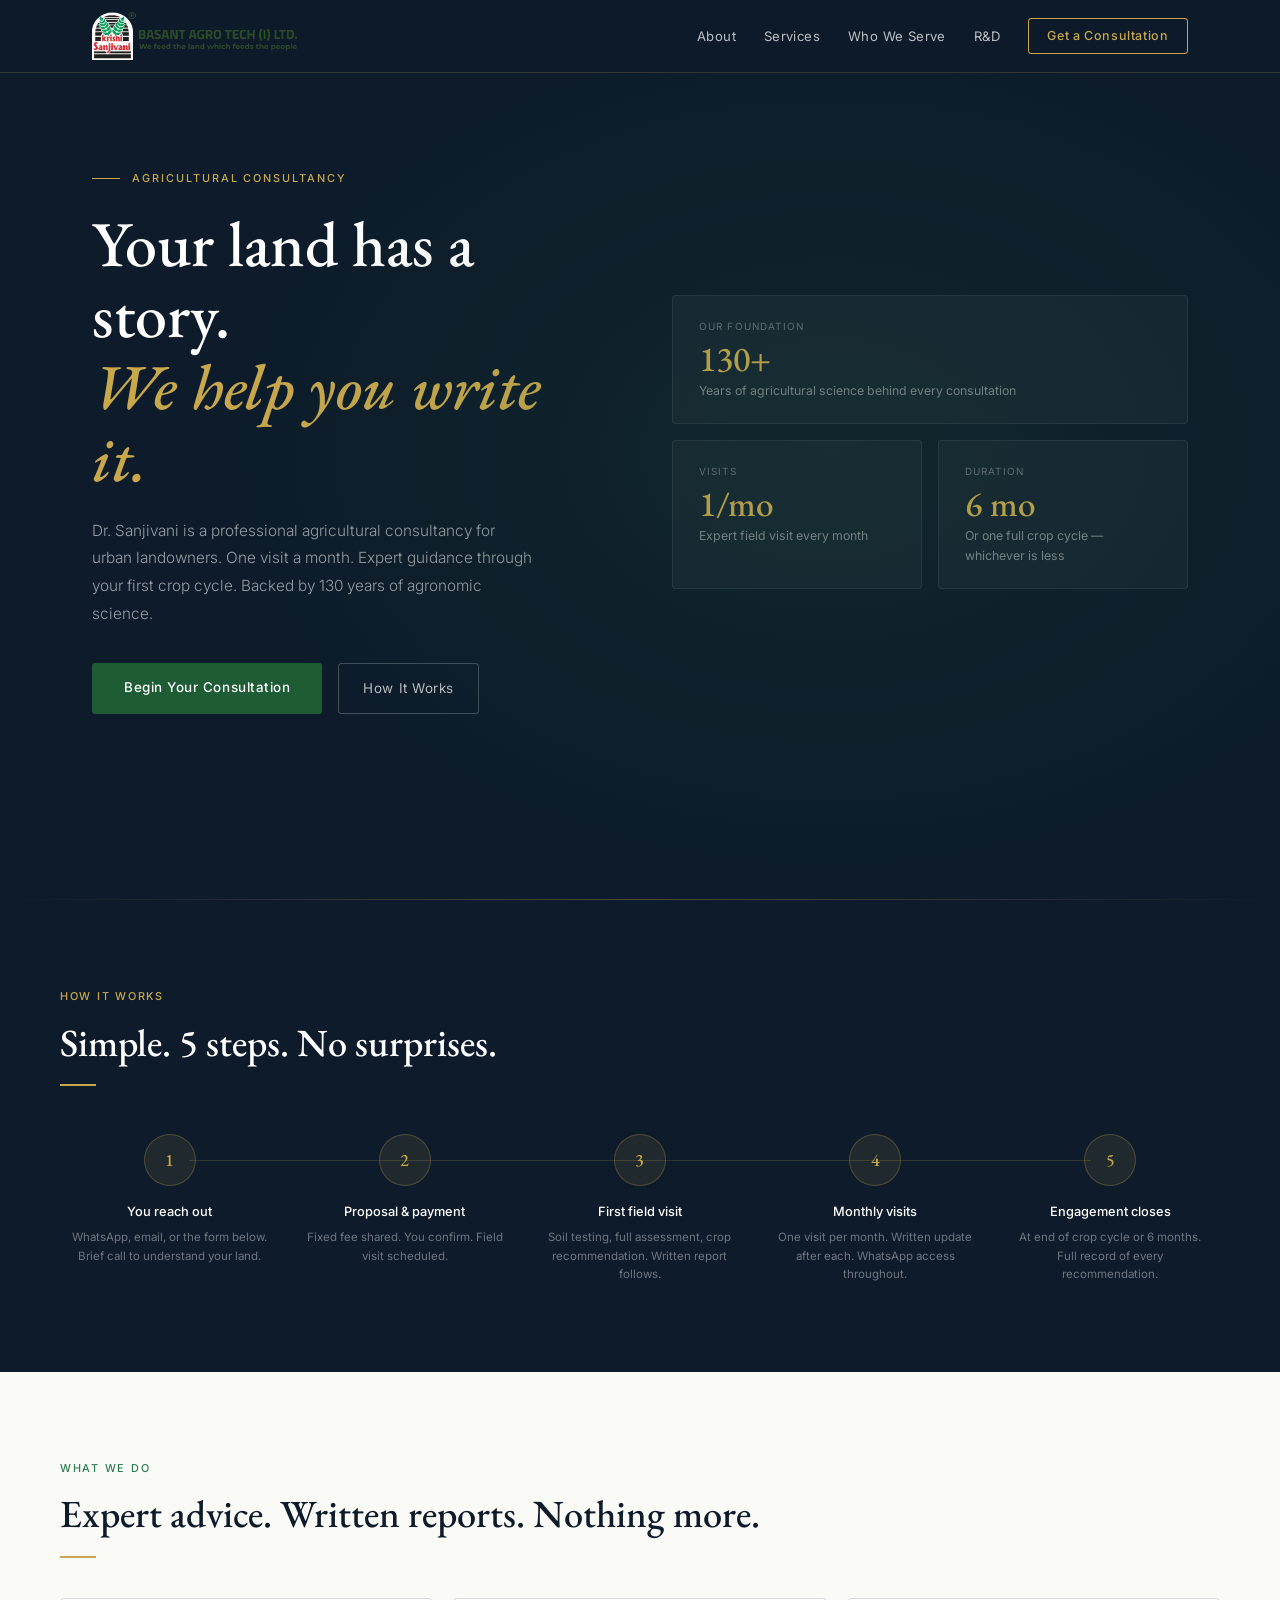
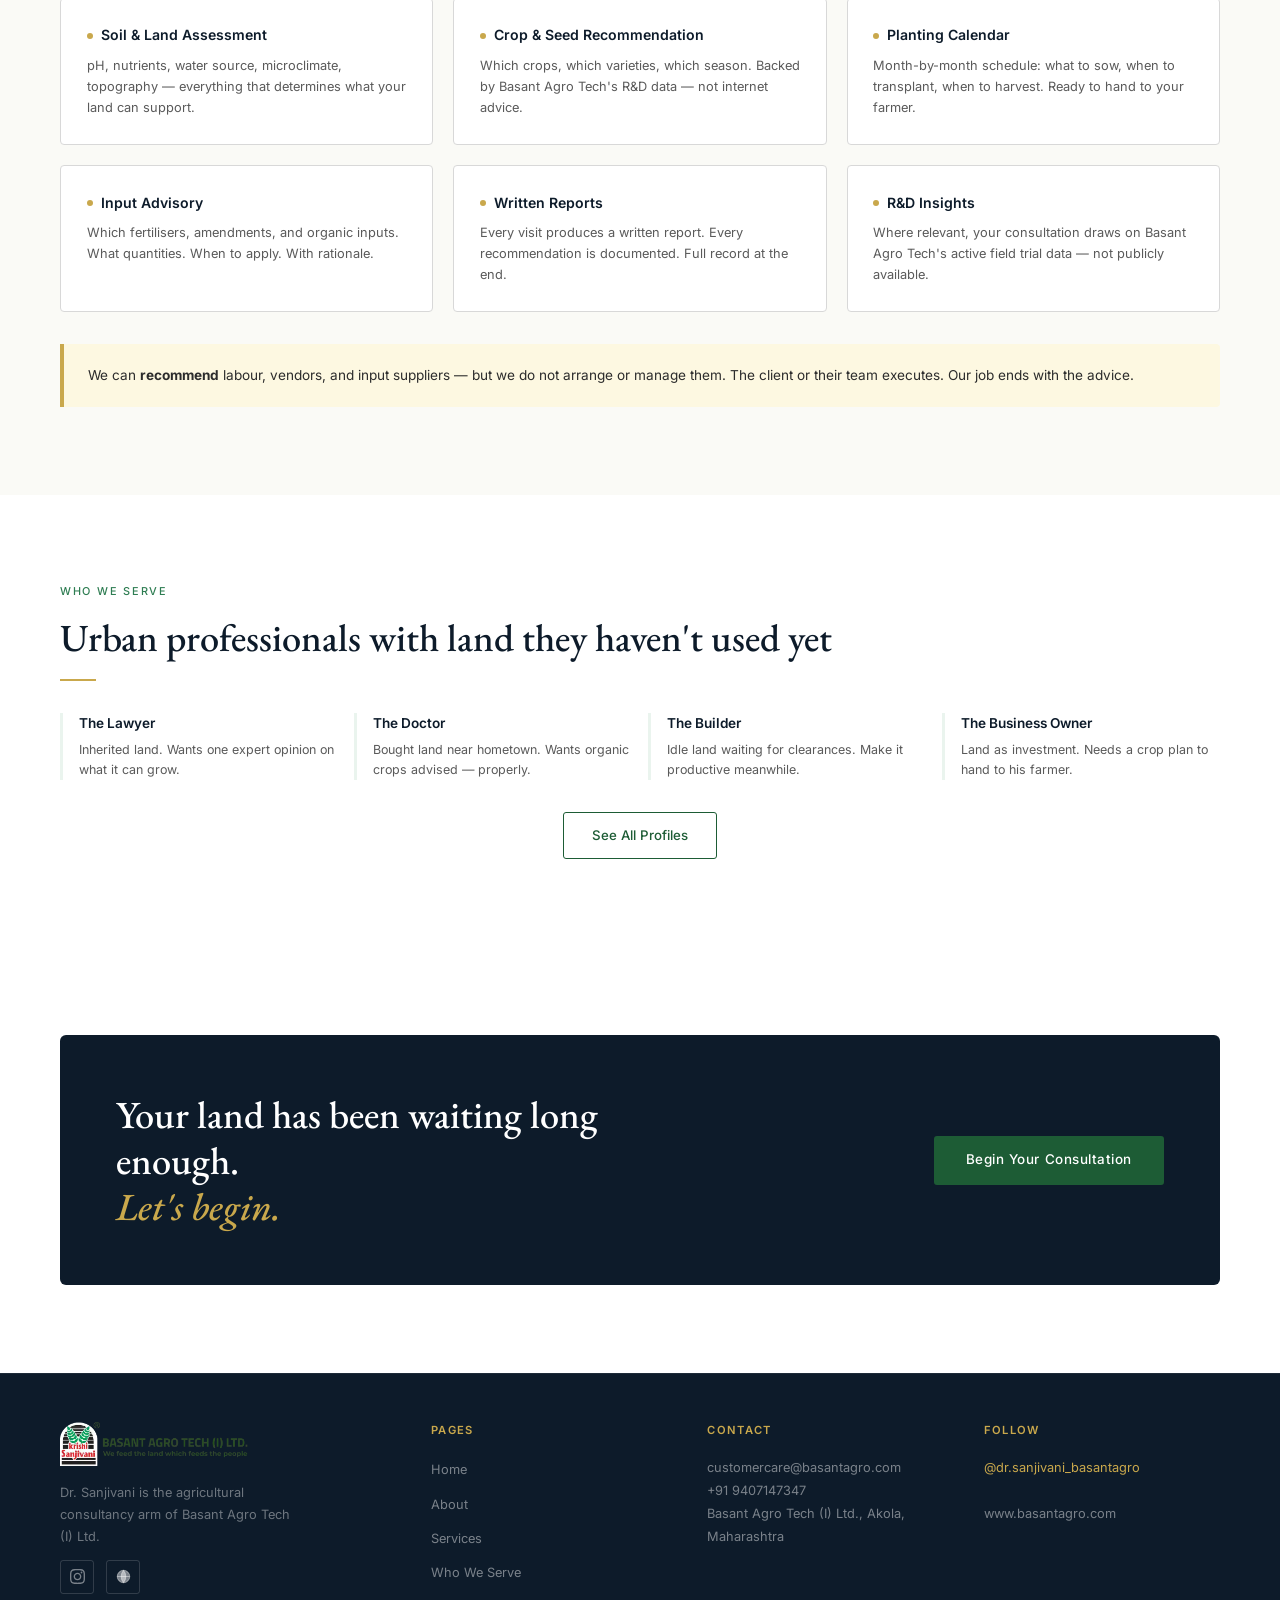
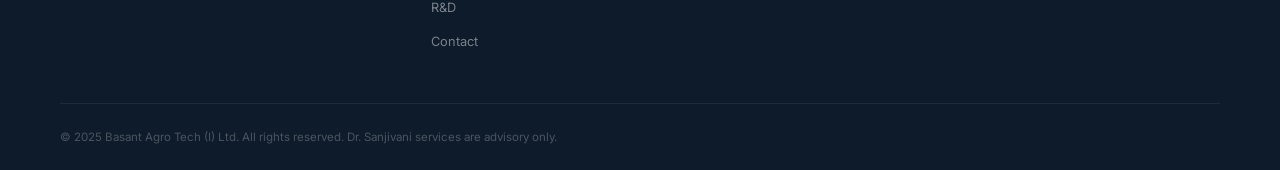
<file: index.html>
<!DOCTYPE html><html lang="en"><head><meta charset="UTF-8"><meta name="viewport" content="width=device-width,initial-scale=1.0">
<title>Dr. Sanjivani | Agricultural Consultancy by Basant Agro Tech</title>
<meta name="description" content="Dr. Sanjivani is India's premium agricultural consultancy for urban landowners — backed by 130+ years of expertise.">
<link rel="preconnect" href="https://fonts.googleapis.com">
<link href="https://fonts.googleapis.com/css2?family=EB+Garamond:ital,wght@0,400;0,500;0,600;1,400;1,500&family=Inter:wght@300;400;500;600&display=swap" rel="stylesheet">
<link rel="stylesheet" href="style.css">
<style>
#hero{min-height:100vh;background:var(--navy);display:flex;align-items:center;padding-top:72px;position:relative;overflow:hidden}
.hero-bg{position:absolute;inset:0;background:radial-gradient(ellipse 70% 70% at 65% 50%,rgba(29,92,53,0.18) 0%,transparent 70%);pointer-events:none}
.hero-line{position:absolute;bottom:0;left:0;right:0;height:1px;background:linear-gradient(90deg,transparent,rgba(201,168,76,0.35),transparent)}
.hero-inner{max-width:1160px;margin:0 auto;padding:4rem 2rem;display:grid;grid-template-columns:1fr 1fr;gap:4rem;align-items:center;width:100%}
.hero-eyebrow{font-size:.68rem;letter-spacing:.18em;text-transform:uppercase;color:var(--gold-br);font-weight:500;margin-bottom:1.25rem;display:flex;align-items:center;gap:.75rem}
.hero-eyebrow::before{content:'';display:block;width:28px;height:1px;background:var(--gold-br)}
.hero-title{font-family:var(--serif);font-size:clamp(2.8rem,5vw,4rem);font-weight:500;color:var(--white);line-height:1.12;margin-bottom:1.4rem}
.hero-title em{color:var(--gold-br);font-style:italic}
.hero-desc{font-size:.96rem;color:rgba(255,255,255,.58);line-height:1.8;max-width:440px;margin-bottom:2.25rem;font-weight:300}
.hero-actions{display:flex;gap:1rem;flex-wrap:wrap}
.hero-right{display:flex;flex-direction:column;gap:1rem}
.stat-card{background:rgba(255,255,255,.04);border:1px solid rgba(255,255,255,.08);border-radius:4px;padding:1.4rem 1.6rem}
.stat-label{font-size:.62rem;letter-spacing:.12em;text-transform:uppercase;color:rgba(255,255,255,.35);margin-bottom:.4rem}
.stat-num{font-family:var(--serif);font-size:2.2rem;font-weight:500;color:var(--gold-br);line-height:1}
.stat-sub{font-size:.77rem;color:rgba(255,255,255,.45);margin-top:.3rem}
.stat-row{display:grid;grid-template-columns:1fr 1fr;gap:1rem}

/* HOW IT WORKS */
#how{background:var(--navy);padding:5.5rem 2rem}
.steps-grid{display:grid;grid-template-columns:repeat(5,1fr);gap:1rem;margin-top:3rem;position:relative}
.steps-grid::before{content:'';position:absolute;top:26px;left:calc(10% + 13px);right:calc(10% + 13px);height:1px;background:rgba(201,168,76,.2);pointer-events:none}
.step{text-align:center;padding:0 .5rem}
.step-num{width:52px;height:52px;border-radius:50%;background:rgba(201,168,76,.1);border:1px solid rgba(201,168,76,.28);display:flex;align-items:center;justify-content:center;margin:0 auto 1rem;position:relative;z-index:1}
.step-num span{font-family:var(--serif);font-size:1.1rem;color:var(--gold-br);font-weight:500}
.step h4{font-size:.8rem;font-weight:500;color:var(--white);margin-bottom:.35rem}
.step p{font-size:.72rem;color:rgba(255,255,255,.4);line-height:1.6}

/* WHAT WE DO */
#what{background:var(--cream);padding:5.5rem 2rem}
.what-grid{display:grid;grid-template-columns:repeat(3,1fr);gap:1.25rem;margin-top:2.5rem}
.what-card{background:var(--white);border:1px solid var(--g4);border-radius:4px;padding:1.6rem}
.what-card h4{font-size:.88rem;font-weight:600;color:var(--navy);margin-bottom:.5rem;display:flex;align-items:center;gap:.5rem}
.what-card h4::before{content:'';display:block;width:6px;height:6px;border-radius:50%;background:var(--gold-br);flex-shrink:0}
.what-card p{font-size:.8rem;color:var(--g2);line-height:1.65}

/* WHO */
#who-strip{background:var(--white);padding:5.5rem 2rem}
.who-row{display:grid;grid-template-columns:repeat(4,1fr);gap:1rem;margin-top:2rem}
.who-item{border-left:3px solid var(--green-lt);padding-left:1rem}
.who-item h4{font-size:.85rem;font-weight:600;color:var(--navy);margin-bottom:.3rem}
.who-item p{font-size:.78rem;color:var(--g2);line-height:1.6}

/* CTA */
#cta{background:var(--white);padding:5.5rem 2rem}
.cta-box{background:var(--navy);border-radius:6px;padding:3.5rem;display:flex;align-items:center;justify-content:space-between;gap:2rem;flex-wrap:wrap}
.cta-box h2{font-family:var(--serif);font-size:clamp(1.6rem,3vw,2.4rem);font-weight:500;color:var(--white);line-height:1.2;max-width:520px}
.cta-box h2 em{color:var(--gold-br);font-style:italic}

/* NOTE BOX */
.note-box{background:var(--gold-lt);border-left:4px solid var(--gold-br);border-radius:0 4px 4px 0;padding:1.25rem 1.5rem;margin-top:2rem;font-size:.85rem;color:var(--g1);line-height:1.7}

@media(max-width:900px){.hero-inner{grid-template-columns:1fr;gap:2.5rem}.steps-grid{grid-template-columns:1fr 1fr;gap:2rem}.steps-grid::before{display:none}.what-grid,.who-row{grid-template-columns:1fr 1fr}.stat-row{grid-template-columns:1fr 1fr}}
@media(max-width:600px){.what-grid,.who-row{grid-template-columns:1fr}.steps-grid{grid-template-columns:1fr}.cta-box{padding:2rem}}
</style></head><body>
<nav><div class="nav-inner">
<a href="index.html" class="nav-logo"><img src="[data-uri]" alt="Basant Agro Tech" style="height:48px"></a>
<div class="nav-links">
<a href="about.html">About</a>
<a href="services.html">Services</a>
<a href="who-we-serve.html">Who We Serve</a>
<a href="rd.html">R&amp;D</a>
<a href="contact.html" class="nav-cta">Get a Consultation</a>
</div>
<button class="hamburger" onclick="toggleMenu()" aria-label="Menu"><span></span><span></span><span></span></button>
</div></nav>
<div class="mobile-menu" id="mm">
<a href="about.html" onclick="closeMenu()">About</a>
<a href="services.html" onclick="closeMenu()">Services</a>
<a href="who-we-serve.html" onclick="closeMenu()">Who We Serve</a>
<a href="rd.html" onclick="closeMenu()">R&D</a>
<a href="contact.html" onclick="closeMenu()">Get a Consultation</a>
</div>

<section id="hero">
  <div class="hero-bg"></div>
  <div class="hero-inner">
    <div>
      <div class="hero-eyebrow">Agricultural Consultancy</div>
      <h1 class="hero-title">Your land has a story.<br><em>We help you write it.</em></h1>
      <p class="hero-desc">Dr. Sanjivani is a professional agricultural consultancy for urban landowners. One visit a month. Expert guidance through your first crop cycle. Backed by 130 years of agronomic science.</p>
      <div class="hero-actions">
        <a href="contact.html" class="btn-primary">Begin Your Consultation</a>
        <a href="services.html" class="btn-ghost">How It Works</a>
      </div>
    </div>
    <div class="hero-right">
      <div class="stat-card"><div class="stat-label">Our Foundation</div><div class="stat-num">130+</div><div class="stat-sub">Years of agricultural science behind every consultation</div></div>
      <div class="stat-row">
        <div class="stat-card"><div class="stat-label">Visits</div><div class="stat-num">1/mo</div><div class="stat-sub">Expert field visit every month</div></div>
        <div class="stat-card"><div class="stat-label">Duration</div><div class="stat-num">6 mo</div><div class="stat-sub">Or one full crop cycle — whichever is less</div></div>
      </div>
    </div>
  </div>
  <div class="hero-line"></div>
</section>

<section id="how">
  <div class="inner">
    <div class="eyebrow eyebrow-gold">How It Works</div>
    <h2 class="section-title light">Simple. 5 steps. No surprises.</h2>
    <div class="divider" style="background:var(--gold-br)"></div>
    <div class="steps-grid">
      <div class="step"><div class="step-num"><span>1</span></div><h4>You reach out</h4><p>WhatsApp, email, or the form below. Brief call to understand your land.</p></div>
      <div class="step"><div class="step-num"><span>2</span></div><h4>Proposal & payment</h4><p>Fixed fee shared. You confirm. Field visit scheduled.</p></div>
      <div class="step"><div class="step-num"><span>3</span></div><h4>First field visit</h4><p>Soil testing, full assessment, crop recommendation. Written report follows.</p></div>
      <div class="step"><div class="step-num"><span>4</span></div><h4>Monthly visits</h4><p>One visit per month. Written update after each. WhatsApp access throughout.</p></div>
      <div class="step"><div class="step-num"><span>5</span></div><h4>Engagement closes</h4><p>At end of crop cycle or 6 months. Full record of every recommendation.</p></div>
    </div>
  </div>
</section>

<section id="what">
  <div class="inner">
    <div class="eyebrow">What We Do</div>
    <h2 class="section-title">Expert advice. Written reports. Nothing more.</h2>
    <div class="divider"></div>
    <div class="what-grid">
      <div class="what-card"><h4>Soil &amp; Land Assessment</h4><p>pH, nutrients, water source, microclimate, topography — everything that determines what your land can support.</p></div>
      <div class="what-card"><h4>Crop &amp; Seed Recommendation</h4><p>Which crops, which varieties, which season. Backed by Basant Agro Tech's R&amp;D data — not internet advice.</p></div>
      <div class="what-card"><h4>Planting Calendar</h4><p>Month-by-month schedule: what to sow, when to transplant, when to harvest. Ready to hand to your farmer.</p></div>
      <div class="what-card"><h4>Input Advisory</h4><p>Which fertilisers, amendments, and organic inputs. What quantities. When to apply. With rationale.</p></div>
      <div class="what-card"><h4>Written Reports</h4><p>Every visit produces a written report. Every recommendation is documented. Full record at the end.</p></div>
      <div class="what-card"><h4>R&amp;D Insights</h4><p>Where relevant, your consultation draws on Basant Agro Tech's active field trial data — not publicly available.</p></div>
    </div>
    <div class="note-box">We can <strong>recommend</strong> labour, vendors, and input suppliers — but we do not arrange or manage them. The client or their team executes. Our job ends with the advice.</div>
  </div>
</section>

<section id="who-strip">
  <div class="inner">
    <div class="eyebrow">Who We Serve</div>
    <h2 class="section-title">Urban professionals with land they haven't used yet</h2>
    <div class="divider"></div>
    <div class="who-row">
      <div class="who-item"><h4>The Lawyer</h4><p>Inherited land. Wants one expert opinion on what it can grow.</p></div>
      <div class="who-item"><h4>The Doctor</h4><p>Bought land near hometown. Wants organic crops advised — properly.</p></div>
      <div class="who-item"><h4>The Builder</h4><p>Idle land waiting for clearances. Make it productive meanwhile.</p></div>
      <div class="who-item"><h4>The Business Owner</h4><p>Land as investment. Needs a crop plan to hand to his farmer.</p></div>
    </div>
    <div style="margin-top:2rem;text-align:center"><a href="who-we-serve.html" class="btn-green-outline">See All Profiles</a></div>
  </div>
</section>

<section id="cta">
  <div class="inner">
    <div class="cta-box">
      <h2>Your land has been waiting long enough.<br><em>Let's begin.</em></h2>
      <a href="contact.html" class="btn-primary" style="white-space:nowrap">Begin Your Consultation</a>
    </div>
  </div>
</section>

<footer>
<div class="footer-inner"><div class="footer-top">
<div class="footer-brand"><img src="[data-uri]" alt="Basant Agro Tech" style="height:44px;margin-bottom:1rem">
<p style="font-size:.8rem;color:rgba(255,255,255,.4);line-height:1.7;max-width:240px">Dr. Sanjivani is the agricultural consultancy arm of Basant Agro Tech (I) Ltd.</p>
<div class="footer-social">
<a href="https://www.instagram.com/dr.sanjivani_basantagro?igsh=MWgzMm5zYTRhdmgycw==" target="_blank"><svg viewBox="0 0 24 24"><path d="M12 2.163c3.204 0 3.584.012 4.85.07 3.252.148 4.771 1.691 4.919 4.919.058 1.265.069 1.645.069 4.849 0 3.205-.012 3.584-.069 4.849-.149 3.225-1.664 4.771-4.919 4.919-1.266.058-1.644.07-4.85.07-3.204 0-3.584-.012-4.849-.07-3.26-.149-4.771-1.699-4.919-4.92-.058-1.265-.07-1.644-.07-4.849 0-3.204.013-3.583.07-4.849.149-3.227 1.664-4.771 4.919-4.919 1.266-.057 1.645-.069 4.849-.069zm0-2.163c-3.259 0-3.667.014-4.947.072-4.358.2-6.78 2.618-6.98 6.98-.059 1.281-.073 1.689-.073 4.948 0 3.259.014 3.668.072 4.948.2 4.358 2.618 6.78 6.98 6.98 1.281.058 1.689.072 4.948.072 3.259 0 3.668-.014 4.948-.072 4.354-.2 6.782-2.618 6.979-6.98.059-1.28.073-1.689.073-4.948 0-3.259-.014-3.667-.072-4.947-.196-4.354-2.617-6.78-6.979-6.98-1.281-.059-1.69-.073-4.949-.073zm0 5.838c-3.403 0-6.162 2.759-6.162 6.162s2.759 6.163 6.162 6.163 6.162-2.759 6.162-6.163c0-3.403-2.759-6.162-6.162-6.162zm0 10.162c-2.209 0-4-1.79-4-4 0-2.209 1.791-4 4-4s4 1.791 4 4c0 2.21-1.791 4-4 4zm6.406-11.845c-.796 0-1.441.645-1.441 1.44s.645 1.44 1.441 1.44c.795 0 1.439-.645 1.439-1.44s-.644-1.44-1.439-1.44z"/></svg></a>
<a href="https://www.basantagro.com/" target="_blank"><svg viewBox="0 0 24 24" fill="none" stroke="rgba(255,255,255,0.45)" stroke-width="1.5"><circle cx="12" cy="12" r="10"/><path d="M2 12h20M12 2a15.3 15.3 0 010 20M12 2a15.3 15.3 0 000 20"/></svg></a>
</div></div>
<div class="footer-col"><h5>Pages</h5><ul>
<li><a href="index.html">Home</a></li><li><a href="about.html">About</a></li>
<li><a href="services.html">Services</a></li><li><a href="who-we-serve.html">Who We Serve</a></li>
<li><a href="rd.html">R&D</a></li><li><a href="contact.html">Contact</a></li></ul></div>
<div class="footer-col"><h5>Contact</h5>
<p style="font-size:.8rem;color:rgba(255,255,255,.45);line-height:1.8">customercare@basantagro.com<br>+91 9407147347<br>Basant Agro Tech (I) Ltd., Akola, Maharashtra</p></div>
<div class="footer-col"><h5>Follow</h5>
<p style="font-size:.8rem;color:rgba(255,255,255,.45);line-height:1.8"><a href="https://www.instagram.com/dr.sanjivani_basantagro?igsh=MWgzMm5zYTRhdmgycw==" target="_blank" style="color:var(--gold-br)">@dr.sanjivani_basantagro</a><br><br><a href="https://www.basantagro.com/" target="_blank" style="color:rgba(255,255,255,.45)">www.basantagro.com</a></p></div>
</div><div class="footer-bottom">
<p>© 2025 Basant Agro Tech (I) Ltd. All rights reserved. Dr. Sanjivani services are advisory only.</p>
</div></div></footer>
<script>
function toggleMenu(){document.getElementById("mm").classList.toggle("open")}
function closeMenu(){document.getElementById("mm").classList.remove("open")}
window.addEventListener("scroll",()=>{document.querySelector("nav").style.background=window.scrollY>60?"rgba(13,27,42,0.99)":"rgba(13,27,42,0.97)"})
</script>
</body></html>
</file>
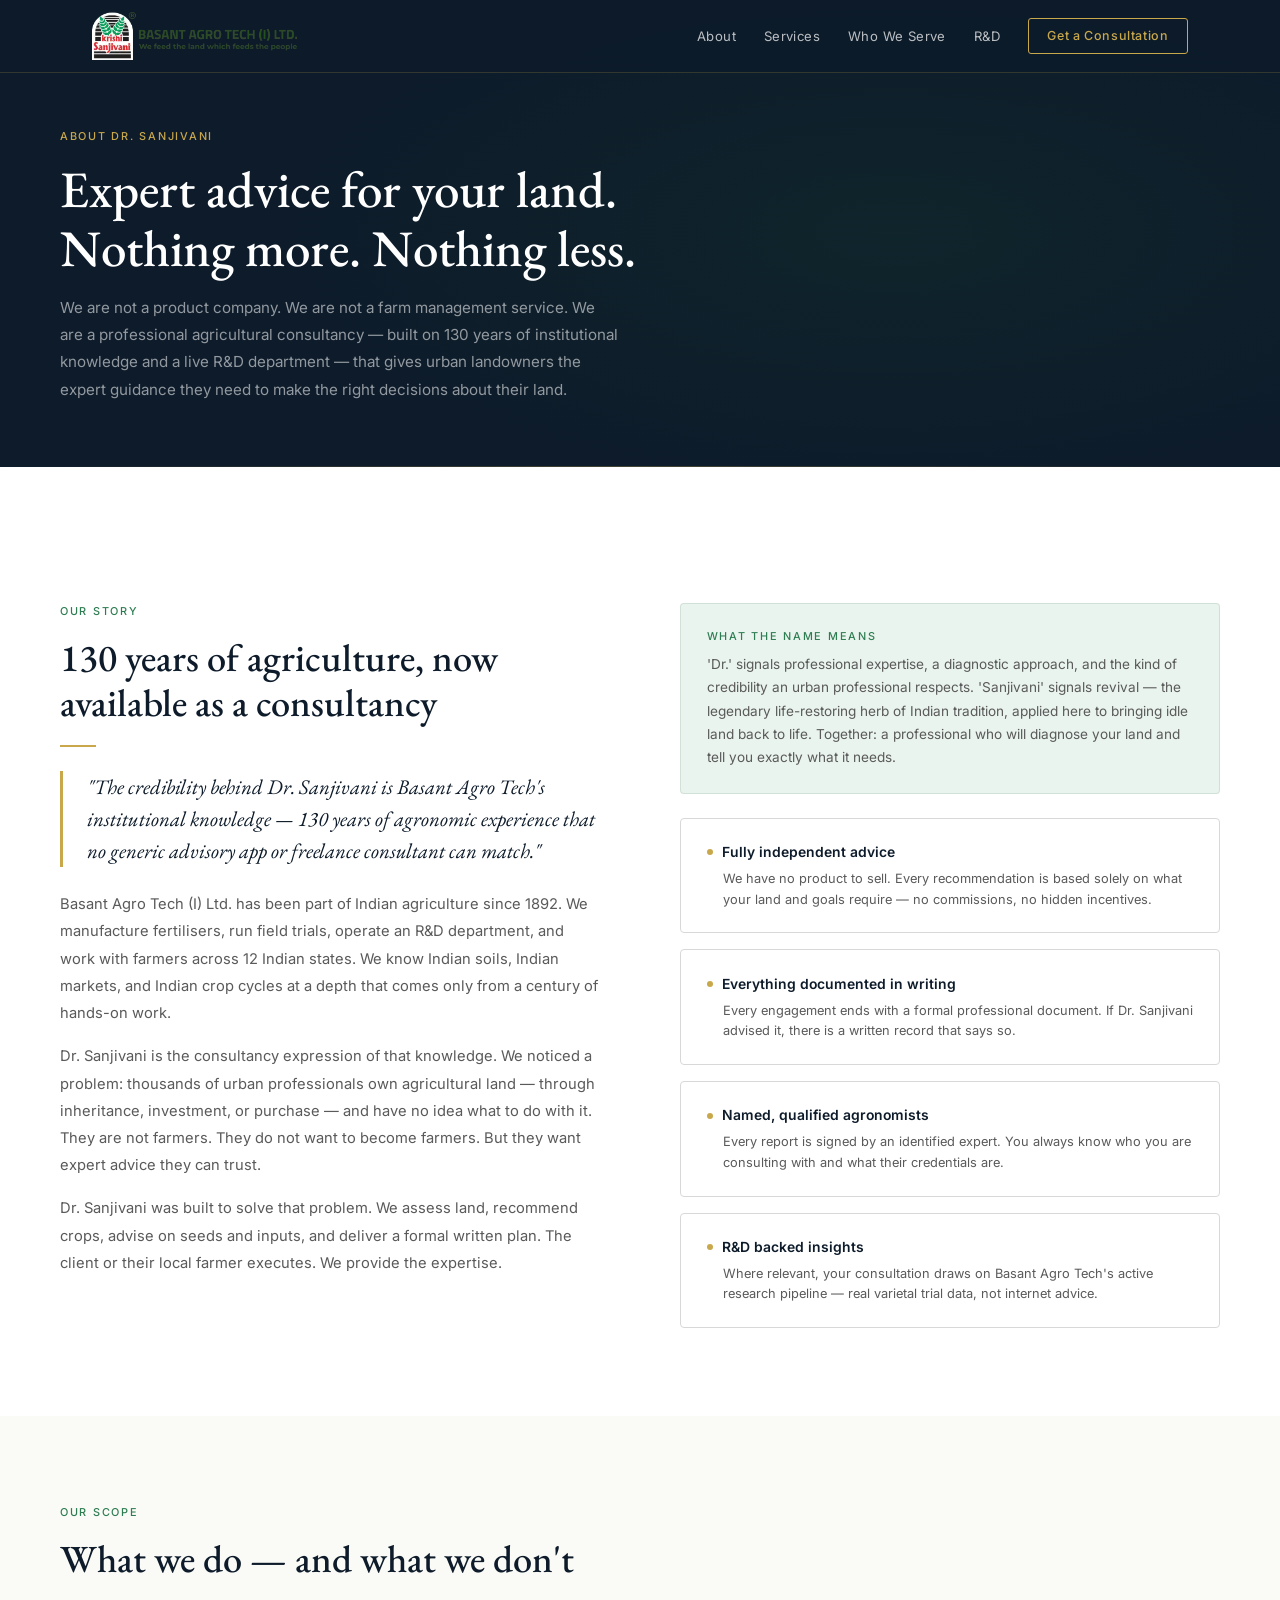
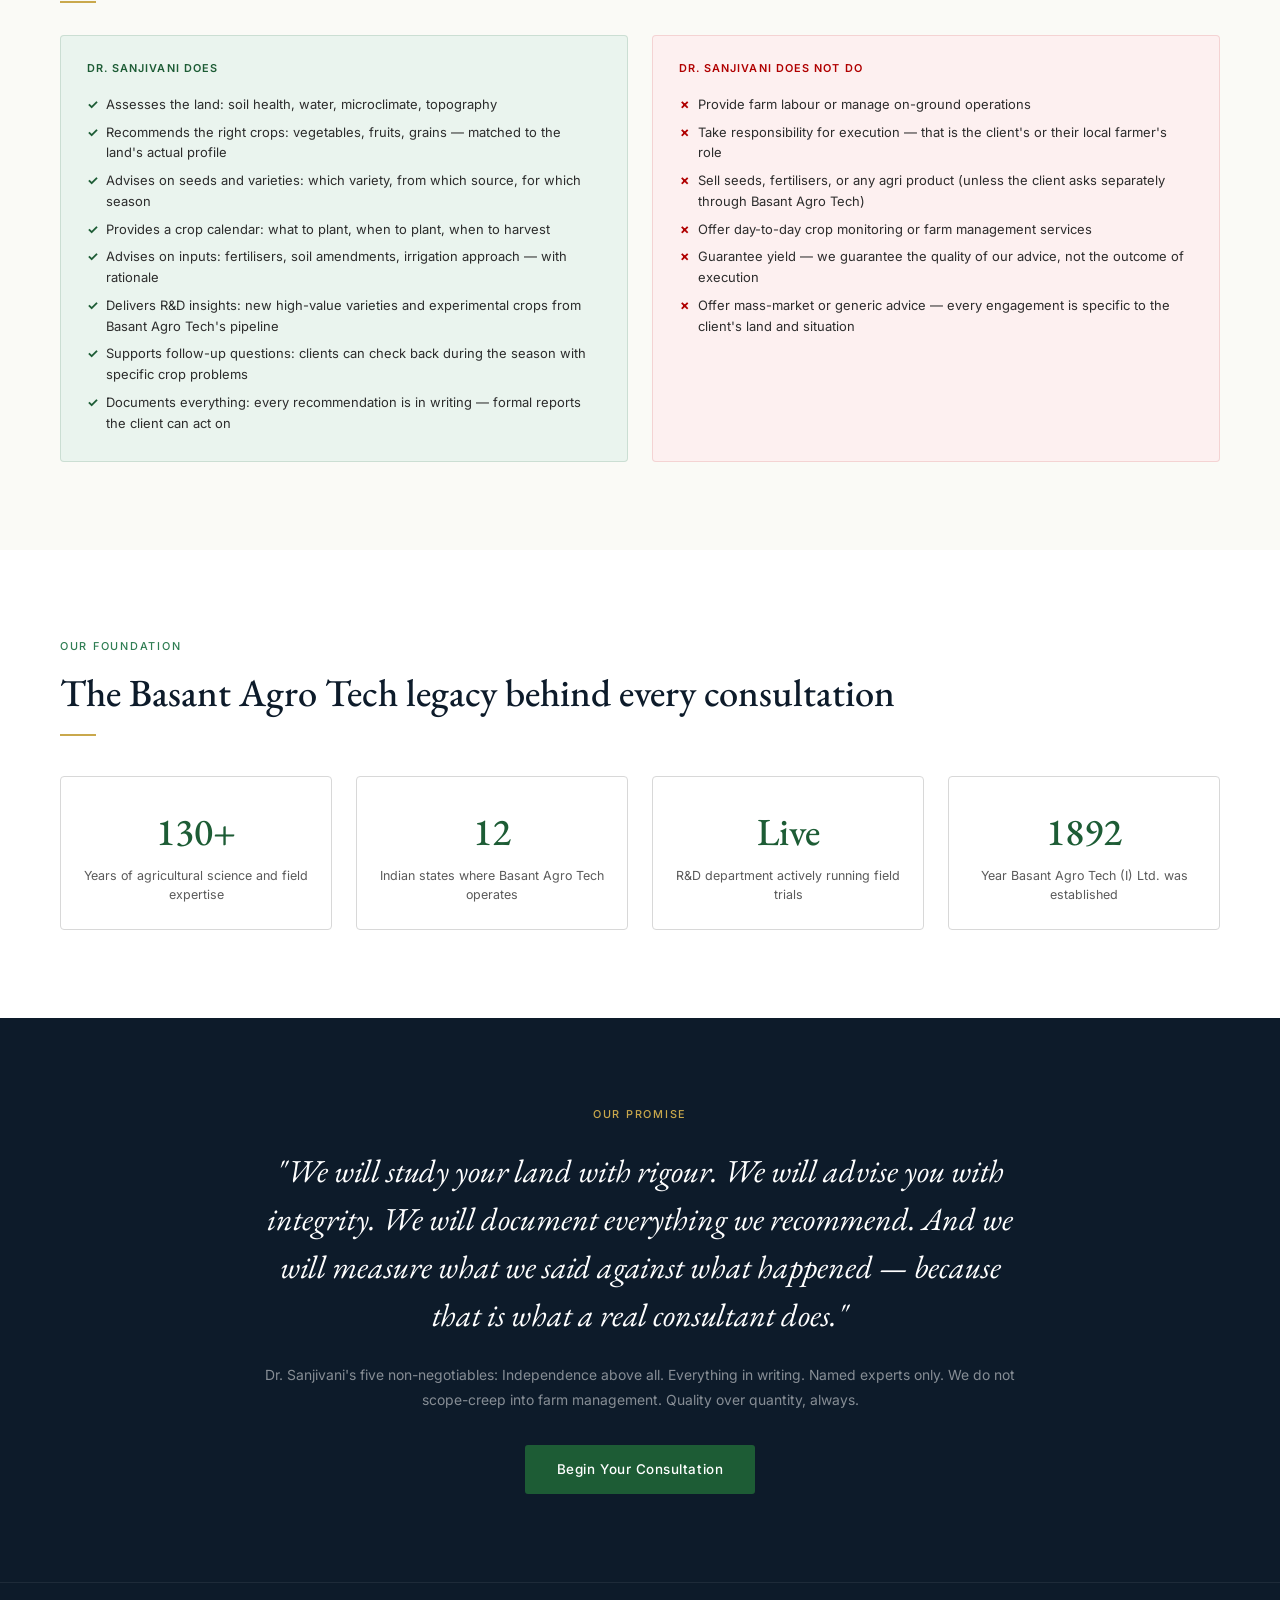
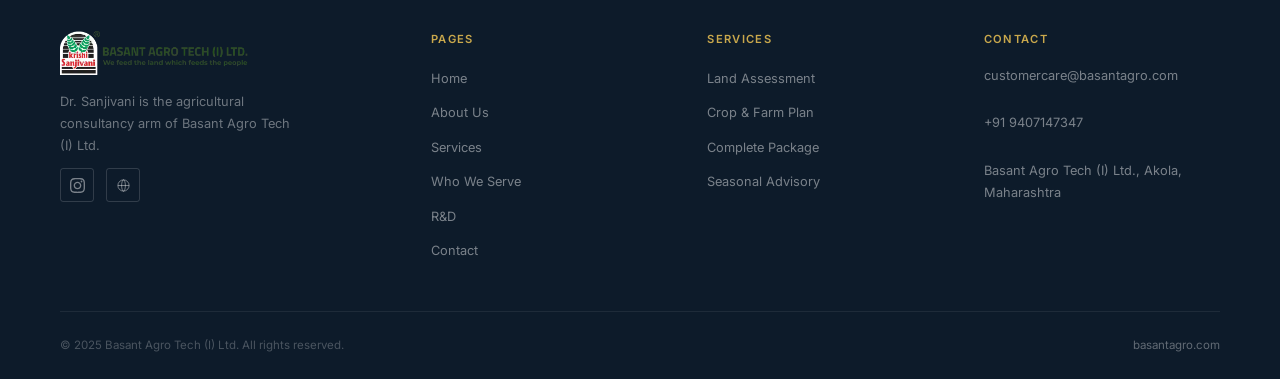
<file: about.html>
<!DOCTYPE html>
<html lang="en">
<head>
<meta charset="UTF-8"><meta name="viewport" content="width=device-width,initial-scale=1.0">
<title>About Dr. Sanjivani | Basant Agro Tech Agricultural Consultancy</title>
<link rel="preconnect" href="https://fonts.googleapis.com">
<link href="https://fonts.googleapis.com/css2?family=EB+Garamond:ital,wght@0,400;0,500;0,600;1,400;1,500&family=Inter:wght@300;400;500;600&display=swap" rel="stylesheet">
<link rel="stylesheet" href="style.css">
<style>
.about-grid{display:grid;grid-template-columns:1fr 1fr;gap:5rem;align-items:start;margin-top:3rem}
.about-body p{font-size:0.92rem;color:var(--g2);line-height:1.85;margin-bottom:1rem}
.quote-block{font-family:var(--serif);font-size:1.3rem;font-style:italic;color:var(--navy);border-left:3px solid var(--gold-br);padding-left:1.5rem;margin:1.5rem 0;line-height:1.55}
.value-cards{display:flex;flex-direction:column;gap:1rem}
.value-card{background:var(--white);border:1px solid var(--g4);border-radius:4px;padding:1.4rem 1.6rem}
.value-card h4{font-size:0.87rem;font-weight:600;color:var(--navy);margin-bottom:0.35rem;display:flex;align-items:center;gap:0.6rem}
.value-card h4::before{content:'';display:block;width:6px;height:6px;border-radius:50%;background:var(--gold-br);flex-shrink:0}
.value-card p{font-size:0.8rem;color:var(--g2);line-height:1.6;padding-left:1rem}
.do-dont-section{background:var(--cream)}
.do-dont-grid{display:grid;grid-template-columns:1fr 1fr;gap:1.5rem;margin-top:2rem}
.do-box,.dont-box{border-radius:4px;padding:1.5rem 1.6rem}
.do-box{background:var(--green-lt);border:1px solid rgba(29,92,53,0.15)}
.dont-box{background:#FDF0F0;border:1px solid rgba(176,0,0,0.12)}
.do-box h5,.dont-box h5{font-size:0.68rem;font-weight:600;letter-spacing:0.1em;text-transform:uppercase;margin-bottom:0.85rem}
.do-box h5{color:var(--green)}.dont-box h5{color:#B00000}
.do-box ul li,.dont-box ul li{font-size:0.81rem;line-height:1.6;padding:0.22rem 0;display:flex;gap:0.5rem}
.do-box ul li::before{content:'✓';color:var(--green);font-weight:700;flex-shrink:0}
.dont-box ul li::before{content:'✗';color:#B00000;font-weight:700;flex-shrink:0}
.promise-section{background:var(--navy)}
.promise-box{max-width:760px;margin:0 auto;text-align:center}
.promise-box blockquote{font-family:var(--serif);font-size:clamp(1.4rem,2.5vw,2rem);font-style:italic;color:var(--white);line-height:1.5;margin-bottom:1.5rem}
.promise-box p{font-size:0.87rem;color:rgba(255,255,255,0.5);line-height:1.75}
.legacy-strip{background:var(--white)}
.legacy-grid{display:grid;grid-template-columns:repeat(4,1fr);gap:1.5rem;margin-top:2.5rem}
.legacy-item{text-align:center;padding:1.5rem 1rem;border:1px solid var(--g4);border-radius:4px}
.legacy-num{font-family:var(--serif);font-size:2.4rem;font-weight:500;color:var(--green);margin-bottom:0.3rem}
.legacy-item p{font-size:0.78rem;color:var(--g2);line-height:1.5}
@media(max-width:900px){.about-grid,.do-dont-grid,.legacy-grid{grid-template-columns:1fr}}
@media(max-width:600px){.legacy-grid{grid-template-columns:1fr 1fr}}
</style>
</head>
<body>
<nav>
  <div class="nav-inner">
    <a href="index.html" class="nav-logo"><img src="[data-uri]" alt="Basant Agro Tech"></a>
    <div class="nav-links">
      <a href="about.html">About</a>
      <a href="services.html">Services</a>
      <a href="who-we-serve.html">Who We Serve</a>
      <a href="rd.html">R&amp;D</a>
      <a href="contact.html" class="nav-cta">Get a Consultation</a>
    </div>
    <button class="hamburger" onclick="toggleMenu()" aria-label="Menu"><span></span><span></span><span></span></button>
  </div>
</nav>
<div class="mobile-menu" id="mm">
  <a href="about.html" onclick="closeMenu()">About</a>
  <a href="services.html" onclick="closeMenu()">Services</a>
  <a href="who-we-serve.html" onclick="closeMenu()">Who We Serve</a>
  <a href="rd.html" onclick="closeMenu()">R&amp;D</a>
  <a href="contact.html" onclick="closeMenu()">Get a Consultation</a>
</div>
<div class="page-hero">
  <div class="page-hero-inner">
    <div class="eyebrow eyebrow-gold">About Dr. Sanjivani</div>
    <h1>Expert advice for your land.<br>Nothing more. Nothing less.</h1>
    <p>We are not a product company. We are not a farm management service. We are a professional agricultural consultancy — built on 130 years of institutional knowledge and a live R&amp;D department — that gives urban landowners the expert guidance they need to make the right decisions about their land.</p>
  </div>
  <div class="page-hero-line"></div>
</div>

<section style="background:var(--white)">
  <div class="inner">
    <div class="about-grid">
      <div class="about-body">
        <div class="eyebrow">Our Story</div>
        <h2 class="section-title">130 years of agriculture, now available as a consultancy</h2>
        <div class="divider"></div>
        <blockquote class="quote-block">"The credibility behind Dr. Sanjivani is Basant Agro Tech's institutional knowledge — 130 years of agronomic experience that no generic advisory app or freelance consultant can match."</blockquote>
        <p>Basant Agro Tech (I) Ltd. has been part of Indian agriculture since 1892. We manufacture fertilisers, run field trials, operate an R&amp;D department, and work with farmers across 12 Indian states. We know Indian soils, Indian markets, and Indian crop cycles at a depth that comes only from a century of hands-on work.</p>
        <p>Dr. Sanjivani is the consultancy expression of that knowledge. We noticed a problem: thousands of urban professionals own agricultural land — through inheritance, investment, or purchase — and have no idea what to do with it. They are not farmers. They do not want to become farmers. But they want expert advice they can trust.</p>
        <p>Dr. Sanjivani was built to solve that problem. We assess land, recommend crops, advise on seeds and inputs, and deliver a formal written plan. The client or their local farmer executes. We provide the expertise.</p>
      </div>
      <div class="value-cards">
        <div style="background:var(--green-lt);border-radius:4px;padding:1.5rem 1.6rem;border:1px solid rgba(29,92,53,0.12);margin-bottom:0.5rem">
          <div class="eyebrow" style="margin-bottom:0.5rem">What the name means</div>
          <p style="font-size:0.85rem;color:var(--g2);line-height:1.7">'Dr.' signals professional expertise, a diagnostic approach, and the kind of credibility an urban professional respects. 'Sanjivani' signals revival — the legendary life-restoring herb of Indian tradition, applied here to bringing idle land back to life. Together: a professional who will diagnose your land and tell you exactly what it needs.</p>
        </div>
        <div class="value-card"><h4>Fully independent advice</h4><p>We have no product to sell. Every recommendation is based solely on what your land and goals require — no commissions, no hidden incentives.</p></div>
        <div class="value-card"><h4>Everything documented in writing</h4><p>Every engagement ends with a formal professional document. If Dr. Sanjivani advised it, there is a written record that says so.</p></div>
        <div class="value-card"><h4>Named, qualified agronomists</h4><p>Every report is signed by an identified expert. You always know who you are consulting with and what their credentials are.</p></div>
        <div class="value-card"><h4>R&amp;D backed insights</h4><p>Where relevant, your consultation draws on Basant Agro Tech's active research pipeline — real varietal trial data, not internet advice.</p></div>
      </div>
    </div>
  </div>
</section>

<section class="do-dont-section">
  <div class="inner">
    <div class="eyebrow">Our Scope</div>
    <h2 class="section-title">What we do — and what we don't</h2>
    <div class="divider"></div>
    <div class="do-dont-grid">
      <div class="do-box"><h5>Dr. Sanjivani Does</h5><ul>
        <li>Assesses the land: soil health, water, microclimate, topography</li>
        <li>Recommends the right crops: vegetables, fruits, grains — matched to the land's actual profile</li>
        <li>Advises on seeds and varieties: which variety, from which source, for which season</li>
        <li>Provides a crop calendar: what to plant, when to plant, when to harvest</li>
        <li>Advises on inputs: fertilisers, soil amendments, irrigation approach — with rationale</li>
        <li>Delivers R&amp;D insights: new high-value varieties and experimental crops from Basant Agro Tech's pipeline</li>
        <li>Supports follow-up questions: clients can check back during the season with specific crop problems</li>
        <li>Documents everything: every recommendation is in writing — formal reports the client can act on</li>
      </ul></div>
      <div class="dont-box"><h5>Dr. Sanjivani Does Not Do</h5><ul>
        <li>Provide farm labour or manage on-ground operations</li>
        <li>Take responsibility for execution — that is the client's or their local farmer's role</li>
        <li>Sell seeds, fertilisers, or any agri product (unless the client asks separately through Basant Agro Tech)</li>
        <li>Offer day-to-day crop monitoring or farm management services</li>
        <li>Guarantee yield — we guarantee the quality of our advice, not the outcome of execution</li>
        <li>Offer mass-market or generic advice — every engagement is specific to the client's land and situation</li>
      </ul></div>
    </div>
  </div>
</section>

<section class="legacy-strip">
  <div class="inner">
    <div class="eyebrow">Our Foundation</div>
    <h2 class="section-title">The Basant Agro Tech legacy behind every consultation</h2>
    <div class="divider"></div>
    <div class="legacy-grid">
      <div class="legacy-item"><div class="legacy-num">130+</div><p>Years of agricultural science and field expertise</p></div>
      <div class="legacy-item"><div class="legacy-num">12</div><p>Indian states where Basant Agro Tech operates</p></div>
      <div class="legacy-item"><div class="legacy-num">Live</div><p>R&amp;D department actively running field trials</p></div>
      <div class="legacy-item"><div class="legacy-num">1892</div><p>Year Basant Agro Tech (I) Ltd. was established</p></div>
    </div>
  </div>
</section>

<section class="promise-section">
  <div class="inner">
    <div class="promise-box">
      <div class="eyebrow eyebrow-gold" style="text-align:center;margin-bottom:1.5rem">Our Promise</div>
      <blockquote>"We will study your land with rigour. We will advise you with integrity. We will document everything we recommend. And we will measure what we said against what happened — because that is what a real consultant does."</blockquote>
      <p>Dr. Sanjivani's five non-negotiables: Independence above all. Everything in writing. Named experts only. We do not scope-creep into farm management. Quality over quantity, always.</p>
      <br><a href="contact.html" class="btn-primary" style="margin-top:0.5rem">Begin Your Consultation</a>
    </div>
  </div>
</section>

<footer>
  <div class="footer-inner">
    <div class="footer-top">
      <div class="footer-brand">
        <img src="[data-uri]" alt="Basant Agro Tech">
        <p>Dr. Sanjivani is the agricultural consultancy arm of Basant Agro Tech (I) Ltd.</p>
        <div class="footer-social">
          <a href="https://www.instagram.com/dr.sanjivani_basantagro?igsh=MWgzMm5zYTRhdmgycw==" target="_blank" aria-label="Instagram"><svg viewBox="0 0 24 24"><path d="M12 2.163c3.204 0 3.584.012 4.85.07 3.252.148 4.771 1.691 4.919 4.919.058 1.265.069 1.645.069 4.849 0 3.205-.012 3.584-.069 4.849-.149 3.225-1.664 4.771-4.919 4.919-1.266.058-1.644.07-4.85.07-3.204 0-3.584-.012-4.849-.07-3.26-.149-4.771-1.699-4.919-4.92-.058-1.265-.07-1.644-.07-4.849 0-3.204.013-3.583.07-4.849.149-3.227 1.664-4.771 4.919-4.919 1.266-.057 1.645-.069 4.849-.069zm0-2.163c-3.259 0-3.667.014-4.947.072-4.358.2-6.78 2.618-6.98 6.98-.059 1.281-.073 1.689-.073 4.948 0 3.259.014 3.668.072 4.948.2 4.358 2.618 6.78 6.98 6.98 1.281.058 1.689.072 4.948.072 3.259 0 3.668-.014 4.948-.072 4.354-.2 6.782-2.618 6.979-6.98.059-1.28.073-1.689.073-4.948 0-3.259-.014-3.667-.072-4.947-.196-4.354-2.617-6.78-6.979-6.98-1.281-.059-1.69-.073-4.949-.073zm0 5.838c-3.403 0-6.162 2.759-6.162 6.162s2.759 6.163 6.162 6.163 6.162-2.759 6.162-6.163c0-3.403-2.759-6.162-6.162-6.162zm0 10.162c-2.209 0-4-1.79-4-4 0-2.209 1.791-4 4-4s4 1.791 4 4c0 2.21-1.791 4-4 4zm6.406-11.845c-.796 0-1.441.645-1.441 1.44s.645 1.44 1.441 1.44c.795 0 1.439-.645 1.439-1.44s-.644-1.44-1.439-1.44z"/></svg></a>
          <a href="https://www.basantagro.com/" target="_blank" aria-label="Website"><svg viewBox="0 0 24 24"><path d="M21 12a9 9 0 01-9 9m9-9a9 9 0 00-9-9m9 9H3m9 9a9 9 0 01-9-9m9 9c1.657 0 3-4.03 3-9s-1.343-9-3-9m0 18c-1.657 0-3-4.03-3-9s1.343-9 3-9m-9 9a9 9 0 019-9" stroke="rgba(255,255,255,0.45)" stroke-width="1.5" fill="none"/></svg></a>
        </div>
      </div>
      <div class="footer-col"><h5>Pages</h5><ul><li><a href="index.html">Home</a></li><li><a href="about.html">About Us</a></li><li><a href="services.html">Services</a></li><li><a href="who-we-serve.html">Who We Serve</a></li><li><a href="rd.html">R&amp;D</a></li><li><a href="contact.html">Contact</a></li></ul></div>
      <div class="footer-col"><h5>Services</h5><ul><li><a href="services.html#s1">Land Assessment</a></li><li><a href="services.html#s2">Crop &amp; Farm Plan</a></li><li><a href="services.html#bundle">Complete Package</a></li><li><a href="services.html#s3">Seasonal Advisory</a></li></ul></div>
      <div class="footer-col"><h5>Contact</h5><p>customercare@basantagro.com</p><br><p>+91 9407147347</p><br><p>Basant Agro Tech (I) Ltd., Akola, Maharashtra</p></div>
    </div>
    <div class="footer-bottom">
      <p>© 2025 Basant Agro Tech (I) Ltd. All rights reserved.</p>
      <p><a href="https://www.basantagro.com/" target="_blank" style="color:rgba(255,255,255,0.35)">basantagro.com</a></p>
    </div>
  </div>
</footer>
<script>
function toggleMenu(){document.getElementById("mm").classList.toggle("open")}
function closeMenu(){document.getElementById("mm").classList.remove("open")}
window.addEventListener("scroll",()=>{document.querySelector("nav").style.background=window.scrollY>60?"rgba(13,27,42,0.99)":"rgba(13,27,42,0.97)"})
</script>
</body></html>
</file>
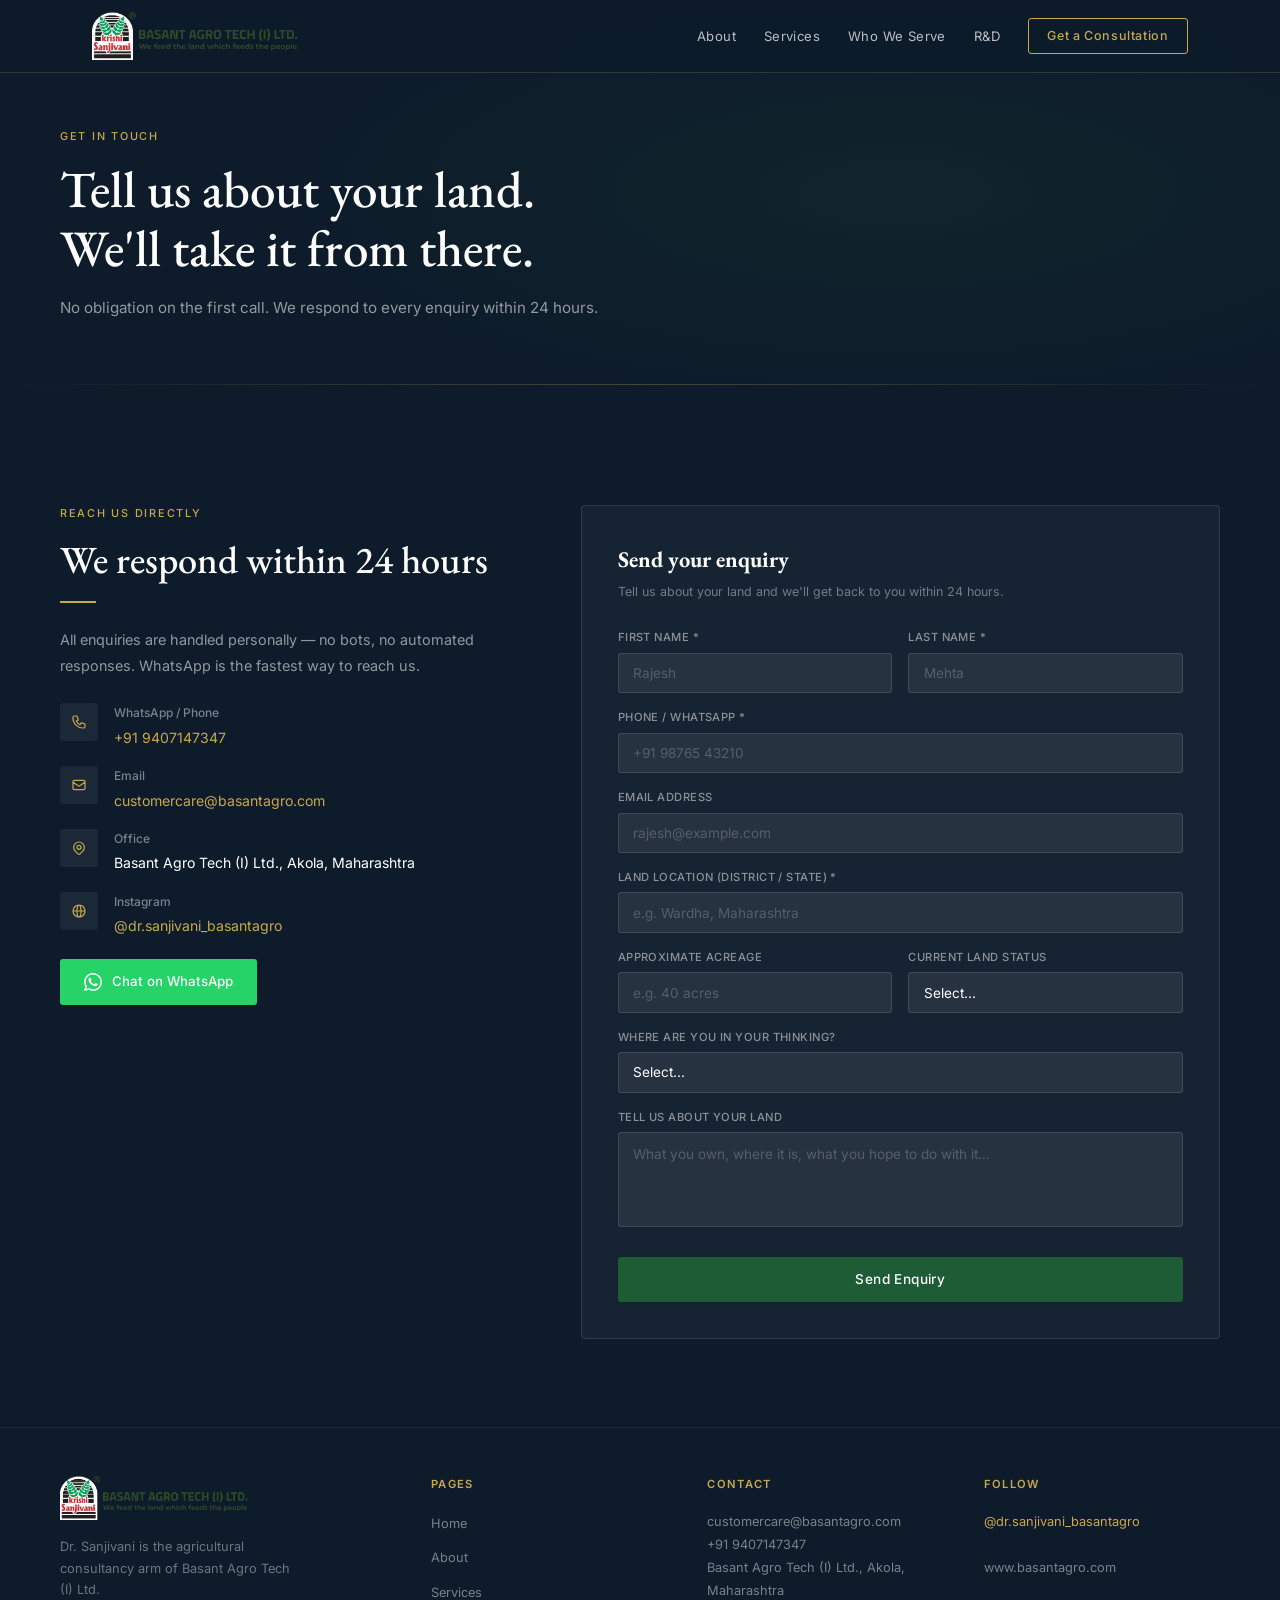
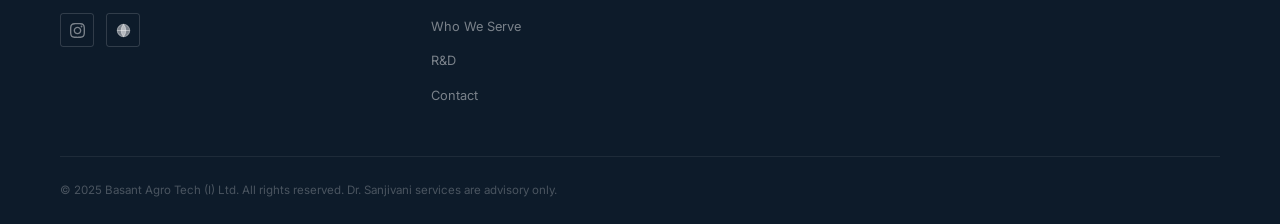
<file: contact.html>
<!DOCTYPE html><html lang="en"><head><meta charset="UTF-8"><meta name="viewport" content="width=device-width,initial-scale=1.0">
<title>Contact | Dr. Sanjivani Agricultural Consultancy</title><link rel="preconnect" href="https://fonts.googleapis.com">
<link href="https://fonts.googleapis.com/css2?family=EB+Garamond:ital,wght@0,400;0,500;0,600;1,400;1,500&family=Inter:wght@300;400;500;600&display=swap" rel="stylesheet">
<link rel="stylesheet" href="style.css">
<style>
.contact-layout{display:grid;grid-template-columns:1fr 1.4fr;gap:4rem;align-items:start;margin-top:2rem}
.contact-info p{font-size:.9rem;color:rgba(255,255,255,.55);line-height:1.8;margin-bottom:1.5rem}
.contact-methods{display:flex;flex-direction:column;gap:1rem}
.c-method{display:flex;gap:1rem;align-items:flex-start}
.c-icon{width:38px;height:38px;background:rgba(255,255,255,.06);border-radius:3px;display:flex;align-items:center;justify-content:center;flex-shrink:0}
.c-icon svg{width:16px;height:16px;stroke:var(--gold-br);fill:none;stroke-width:1.8}
.c-method h5{font-size:.75rem;font-weight:500;color:rgba(255,255,255,.45);margin-bottom:.15rem}
.c-method p{font-size:.88rem;color:var(--white);margin:0}
.c-method a{color:var(--gold-br)}
.form-card{background:rgba(255,255,255,.04);border:1px solid rgba(255,255,255,.1);border-radius:4px;padding:2.25rem}
.form-title{font-family:var(--serif);font-size:1.4rem;color:var(--white);margin-bottom:.3rem}
.form-sub{font-size:.78rem;color:rgba(255,255,255,.4);margin-bottom:1.75rem;line-height:1.5}
.fg{margin-bottom:1rem}
.fg-row{display:grid;grid-template-columns:1fr 1fr;gap:1rem}
label{display:block;font-size:.7rem;font-weight:500;color:rgba(255,255,255,.5);margin-bottom:.35rem;letter-spacing:.04em;text-transform:uppercase}
input,select,textarea{width:100%;background:rgba(255,255,255,.07);border:1px solid rgba(255,255,255,.12);border-radius:3px;padding:.7rem .9rem;color:var(--white);font-size:.85rem;font-family:var(--sans);outline:none;transition:border-color .2s;-webkit-appearance:none;appearance:none}
input::placeholder,textarea::placeholder{color:rgba(255,255,255,.22)}
input:focus,select:focus,textarea:focus{border-color:rgba(201,168,76,.5)}
select option{background:var(--navy);color:var(--white)}
textarea{resize:none;height:95px;line-height:1.55}
.form-btn{width:100%;background:var(--green);color:var(--white);border:none;padding:.9rem;border-radius:3px;font-size:.85rem;font-weight:500;cursor:pointer;margin-top:.4rem;transition:background .2s;letter-spacing:.03em;font-family:var(--sans)}
.form-btn:hover{background:var(--green2)}
.form-btn:disabled{opacity:.6;cursor:not-allowed}
.form-success{display:none;text-align:center;padding:2.5rem 1rem}
.success-icon{width:56px;height:56px;background:rgba(29,92,53,.2);border-radius:50%;display:flex;align-items:center;justify-content:center;margin:0 auto 1rem}
.success-icon svg{width:24px;height:24px;stroke:var(--gold-br);fill:none;stroke-width:1.8}
.form-success h4{font-family:var(--serif);font-size:1.4rem;color:var(--white);margin-bottom:.5rem}
.form-success p{font-size:.82rem;color:rgba(255,255,255,.5);line-height:1.7}
.whatsapp-btn{display:inline-flex;align-items:center;gap:.6rem;background:#25D366;color:var(--white);padding:.8rem 1.5rem;border-radius:3px;font-size:.83rem;font-weight:500;margin-top:1.25rem;text-decoration:none;transition:background .2s}
.whatsapp-btn:hover{background:#1ebe5a}
.whatsapp-btn svg{width:18px;height:18px;fill:var(--white)}
@media(max-width:900px){.contact-layout{grid-template-columns:1fr}.fg-row{grid-template-columns:1fr}}
</style></head><body>
<nav><div class="nav-inner">
<a href="index.html" class="nav-logo"><img src="[data-uri]" alt="Basant Agro Tech" style="height:48px"></a>
<div class="nav-links"><a href="about.html">About</a><a href="services.html">Services</a><a href="who-we-serve.html">Who We Serve</a><a href="rd.html">R&amp;D</a><a href="contact.html" class="nav-cta">Get a Consultation</a></div>
<button class="hamburger" onclick="toggleMenu()" aria-label="Menu"><span></span><span></span><span></span></button>
</div></nav>
<div class="mobile-menu" id="mm">
<a href="about.html" onclick="closeMenu()">About</a><a href="services.html" onclick="closeMenu()">Services</a>
<a href="who-we-serve.html" onclick="closeMenu()">Who We Serve</a><a href="rd.html" onclick="closeMenu()">R&D</a>
<a href="contact.html" onclick="closeMenu()">Get a Consultation</a></div>
<div class="page-hero">
<div class="page-hero-inner">
<div class="eyebrow eyebrow-gold">Get in Touch</div>
<h1>Tell us about your land.<br>We'll take it from there.</h1>
<p>No obligation on the first call. We respond to every enquiry within 24 hours.</p>
</div><div class="page-hero-line"></div></div>

<section style="background:var(--navy);padding:5.5rem 2rem">
<div class="inner">
<div class="contact-layout">
<div class="contact-info">
<div class="eyebrow eyebrow-gold">Reach Us Directly</div>
<h2 class="section-title light">We respond within 24 hours</h2>
<div class="divider" style="background:var(--gold-br)"></div>
<p>All enquiries are handled personally — no bots, no automated responses. WhatsApp is the fastest way to reach us.</p>
<div class="contact-methods">
<div class="c-method"><div class="c-icon"><svg viewBox="0 0 24 24"><path d="M3 5a2 2 0 012-2h3.28a1 1 0 01.948.684l1.498 4.493a1 1 0 01-.502 1.21l-2.257 1.13a11.042 11.042 0 005.516 5.516l1.13-2.257a1 1 0 011.21-.502l4.493 1.498a1 1 0 01.684.949V19a2 2 0 01-2 2h-1C9.716 21 3 14.284 3 6V5z"/></svg></div><div><h5>WhatsApp / Phone</h5><p><a href="tel:+919407147347">+91 9407147347</a></p></div></div>
<div class="c-method"><div class="c-icon"><svg viewBox="0 0 24 24"><path d="M3 8l7.89 5.26a2 2 0 002.22 0L21 8M5 19h14a2 2 0 002-2V7a2 2 0 00-2-2H5a2 2 0 00-2 2v10a2 2 0 002 2z"/></svg></div><div><h5>Email</h5><p><a href="mailto:customercare@basantagro.com">customercare@basantagro.com</a></p></div></div>
<div class="c-method"><div class="c-icon"><svg viewBox="0 0 24 24"><path d="M17.657 16.657L13.414 20.9a2 2 0 01-2.827 0l-4.244-4.243a8 8 0 1111.314 0z"/><path d="M15 11a3 3 0 11-6 0 3 3 0 016 0z"/></svg></div><div><h5>Office</h5><p>Basant Agro Tech (I) Ltd., Akola, Maharashtra</p></div></div>
<div class="c-method"><div class="c-icon"><svg viewBox="0 0 24 24"><path d="M21 12a9 9 0 01-9 9m9-9a9 9 0 00-9-9m9 9H3m9 9a9 9 0 01-9-9m9 9c1.657 0 3-4.03 3-9s-1.343-9-3-9m0 18c-1.657 0-3-4.03-3-9s1.343-9 3-9m-9 9a9 9 0 019-9" stroke="var(--gold-br)" stroke-width="1.8" fill="none"/></svg></div><div><h5>Instagram</h5><p><a href="https://www.instagram.com/dr.sanjivani_basantagro?igsh=MWgzMm5zYTRhdmgycw==" target="_blank">@dr.sanjivani_basantagro</a></p></div></div>
</div>
<a href="https://wa.me/919407147347?text=Hi%2C+I%27d+like+to+enquire+about+Dr.+Sanjivani+agricultural+consultancy+for+my+land." class="whatsapp-btn" target="_blank"><svg viewBox="0 0 24 24"><path d="M17.472 14.382c-.297-.149-1.758-.867-2.03-.967-.273-.099-.471-.148-.67.15-.197.297-.767.966-.94 1.164-.173.199-.347.223-.644.075-.297-.15-1.255-.463-2.39-1.475-.883-.788-1.48-1.761-1.653-2.059-.173-.297-.018-.458.13-.606.134-.133.298-.347.446-.52.149-.174.198-.298.298-.497.099-.198.05-.371-.025-.52-.075-.149-.669-1.612-.916-2.207-.242-.579-.487-.5-.669-.51-.173-.008-.371-.01-.57-.01-.198 0-.52.074-.792.372-.272.297-1.04 1.016-1.04 2.479 0 1.462 1.065 2.875 1.213 3.074.149.198 2.096 3.2 5.077 4.487.709.306 1.262.489 1.694.625.712.227 1.36.195 1.871.118.571-.085 1.758-.719 2.006-1.413.248-.694.248-1.289.173-1.413-.074-.124-.272-.198-.57-.347m-5.421 7.403h-.004a9.87 9.87 0 01-5.031-1.378l-.361-.214-3.741.982.998-3.648-.235-.374a9.86 9.86 0 01-1.51-5.26c.001-5.45 4.436-9.884 9.888-9.884 2.64 0 5.122 1.03 6.988 2.898a9.825 9.825 0 012.893 6.994c-.003 5.45-4.437 9.884-9.885 9.884m8.413-18.297A11.815 11.815 0 0012.05 0C5.495 0 .16 5.335.157 11.892c0 2.096.547 4.142 1.588 5.945L.057 24l6.305-1.654a11.882 11.882 0 005.683 1.448h.005c6.554 0 11.89-5.335 11.893-11.893a11.821 11.821 0 00-3.48-8.413z"/></svg>Chat on WhatsApp</a>
</div>
<div class="form-card" id="formBox">
<h3 class="form-title">Send your enquiry</h3>
<p class="form-sub">Tell us about your land and we'll get back to you within 24 hours.</p>
<form id="enquiryForm">
<div class="fg-row">
<div class="fg"><label>First name *</label><input type="text" id="fname" placeholder="Rajesh" required></div>
<div class="fg"><label>Last name *</label><input type="text" id="lname" placeholder="Mehta" required></div>
</div>
<div class="fg"><label>Phone / WhatsApp *</label><input type="tel" id="phone" placeholder="+91 98765 43210" required></div>
<div class="fg"><label>Email address</label><input type="email" id="email" placeholder="rajesh@example.com"></div>
<div class="fg"><label>Land location (district / state) *</label><input type="text" id="location" placeholder="e.g. Wardha, Maharashtra" required></div>
<div class="fg-row">
<div class="fg"><label>Approximate acreage</label><input type="text" id="acres" placeholder="e.g. 40 acres"></div>
<div class="fg"><label>Current land status</label><select id="status"><option value="">Select...</option><option>Completely fallow / idle</option><option>Partially farmed / tenanted</option><option>Recently purchased</option><option>Inherited — never farmed</option><option>Currently farmed but underperforming</option></select></div>
</div>
<div class="fg"><label>Where are you in your thinking?</label><select id="service"><option value="">Select...</option><option>Just exploring — want to understand options</option><option>Ready to begin — want a consultation</option><option>Already have soil data — need a crop plan</option><option>Not sure — need guidance on next step</option></select></div>
<div class="fg"><label>Tell us about your land</label><textarea id="message" placeholder="What you own, where it is, what you hope to do with it..."></textarea></div>
<button type="submit" class="form-btn" id="submitBtn">Send Enquiry</button>
</form>
<div class="form-success" id="formSuccess">
<div class="success-icon"><svg viewBox="0 0 24 24"><path d="M9 12l2 2 4-4m6 2a9 9 0 11-18 0 9 9 0 0118 0z"/></svg></div>
<h4>Enquiry received</h4>
<p>We will review your details and reach out within 24 hours.<br><br>Or reach us directly on WhatsApp: <a href="https://wa.me/919407147347" style="color:var(--gold-br)">+91 9407147347</a></p>
</div>
</div>
</div>
</div></section>

<footer><div class="footer-inner"><div class="footer-top">
<div class="footer-brand"><img src="[data-uri]" alt="Basant Agro Tech" style="height:44px;margin-bottom:1rem">
<p style="font-size:.8rem;color:rgba(255,255,255,.4);line-height:1.7;max-width:240px">Dr. Sanjivani is the agricultural consultancy arm of Basant Agro Tech (I) Ltd.</p>
<div class="footer-social">
<a href="https://www.instagram.com/dr.sanjivani_basantagro?igsh=MWgzMm5zYTRhdmgycw==" target="_blank"><svg viewBox="0 0 24 24"><path d="M12 2.163c3.204 0 3.584.012 4.85.07 3.252.148 4.771 1.691 4.919 4.919.058 1.265.069 1.645.069 4.849 0 3.205-.012 3.584-.069 4.849-.149 3.225-1.664 4.771-4.919 4.919-1.266.058-1.644.07-4.85.07-3.204 0-3.584-.012-4.849-.07-3.26-.149-4.771-1.699-4.919-4.92-.058-1.265-.07-1.644-.07-4.849 0-3.204.013-3.583.07-4.849.149-3.227 1.664-4.771 4.919-4.919 1.266-.057 1.645-.069 4.849-.069zm0-2.163c-3.259 0-3.667.014-4.947.072-4.358.2-6.78 2.618-6.98 6.98-.059 1.281-.073 1.689-.073 4.948 0 3.259.014 3.668.072 4.948.2 4.358 2.618 6.78 6.98 6.98 1.281.058 1.689.072 4.948.072 3.259 0 3.668-.014 4.948-.072 4.354-.2 6.782-2.618 6.979-6.98.059-1.28.073-1.689.073-4.948 0-3.259-.014-3.667-.072-4.947-.196-4.354-2.617-6.78-6.979-6.98-1.281-.059-1.69-.073-4.949-.073zm0 5.838c-3.403 0-6.162 2.759-6.162 6.162s2.759 6.163 6.162 6.163 6.162-2.759 6.162-6.163c0-3.403-2.759-6.162-6.162-6.162zm0 10.162c-2.209 0-4-1.79-4-4 0-2.209 1.791-4 4-4s4 1.791 4 4c0 2.21-1.791 4-4 4zm6.406-11.845c-.796 0-1.441.645-1.441 1.44s.645 1.44 1.441 1.44c.795 0 1.439-.645 1.439-1.44s-.644-1.44-1.439-1.44z"/></svg></a>
<a href="https://www.basantagro.com/" target="_blank"><svg viewBox="0 0 24 24" fill="none" stroke="rgba(255,255,255,0.45)" stroke-width="1.5"><circle cx="12" cy="12" r="10"/><path d="M2 12h20M12 2a15.3 15.3 0 010 20M12 2a15.3 15.3 0 000 20"/></svg></a>
</div></div>
<div class="footer-col"><h5>Pages</h5><ul><li><a href="index.html">Home</a></li><li><a href="about.html">About</a></li><li><a href="services.html">Services</a></li><li><a href="who-we-serve.html">Who We Serve</a></li><li><a href="rd.html">R&D</a></li><li><a href="contact.html">Contact</a></li></ul></div>
<div class="footer-col"><h5>Contact</h5><p style="font-size:.8rem;color:rgba(255,255,255,.45);line-height:1.8">customercare@basantagro.com<br>+91 9407147347<br>Basant Agro Tech (I) Ltd., Akola, Maharashtra</p></div>
<div class="footer-col"><h5>Follow</h5><p style="font-size:.8rem;color:rgba(255,255,255,.45);line-height:1.8"><a href="https://www.instagram.com/dr.sanjivani_basantagro?igsh=MWgzMm5zYTRhdmgycw==" target="_blank" style="color:var(--gold-br)">@dr.sanjivani_basantagro</a><br><br><a href="https://www.basantagro.com/" target="_blank" style="color:rgba(255,255,255,.45)">www.basantagro.com</a></p></div>
</div><div class="footer-bottom"><p>© 2025 Basant Agro Tech (I) Ltd. All rights reserved. Dr. Sanjivani services are advisory only.</p></div></div></footer>
<script>
function toggleMenu(){document.getElementById("mm").classList.toggle("open")}
function closeMenu(){document.getElementById("mm").classList.remove("open")}
window.addEventListener("scroll",()=>{document.querySelector("nav").style.background=window.scrollY>60?"rgba(13,27,42,0.99)":"rgba(13,27,42,0.97)"})
</script>
<script>
document.getElementById("enquiryForm").addEventListener("submit",async function(e){
  e.preventDefault();
  const btn=document.getElementById("submitBtn");
  btn.disabled=true;btn.textContent="Sending...";
  const data={
    fname:document.getElementById("fname").value,
    lname:document.getElementById("lname").value,
    email:document.getElementById("email").value,
    phone:document.getElementById("phone").value,
    location:document.getElementById("location").value,
    acres:document.getElementById("acres").value,
    status:document.getElementById("status").value,
    service:document.getElementById("service").value,
    message:document.getElementById("message").value,
    timestamp:new Date().toLocaleString("en-IN",{timeZone:"Asia/Kolkata"})
  };
  try{
    const SCRIPT_URL="https://script.google.com/macros/s/AKfycbz6mpo2il913HTf04OY7teUKFh2-pSYalBxg4KQtlRj4WqA0xDISI32XZeKIQm5D9E0AA/exec";
    await fetch(SCRIPT_URL,{method:"POST",body:JSON.stringify(data)});
    document.getElementById("enquiryForm").style.display="none";
    document.getElementById("formSuccess").style.display="block";
  }catch(err){
    document.getElementById("enquiryForm").style.display="none";
    document.getElementById("formSuccess").style.display="block";
  }
});
</script>
</body></html>
</file>
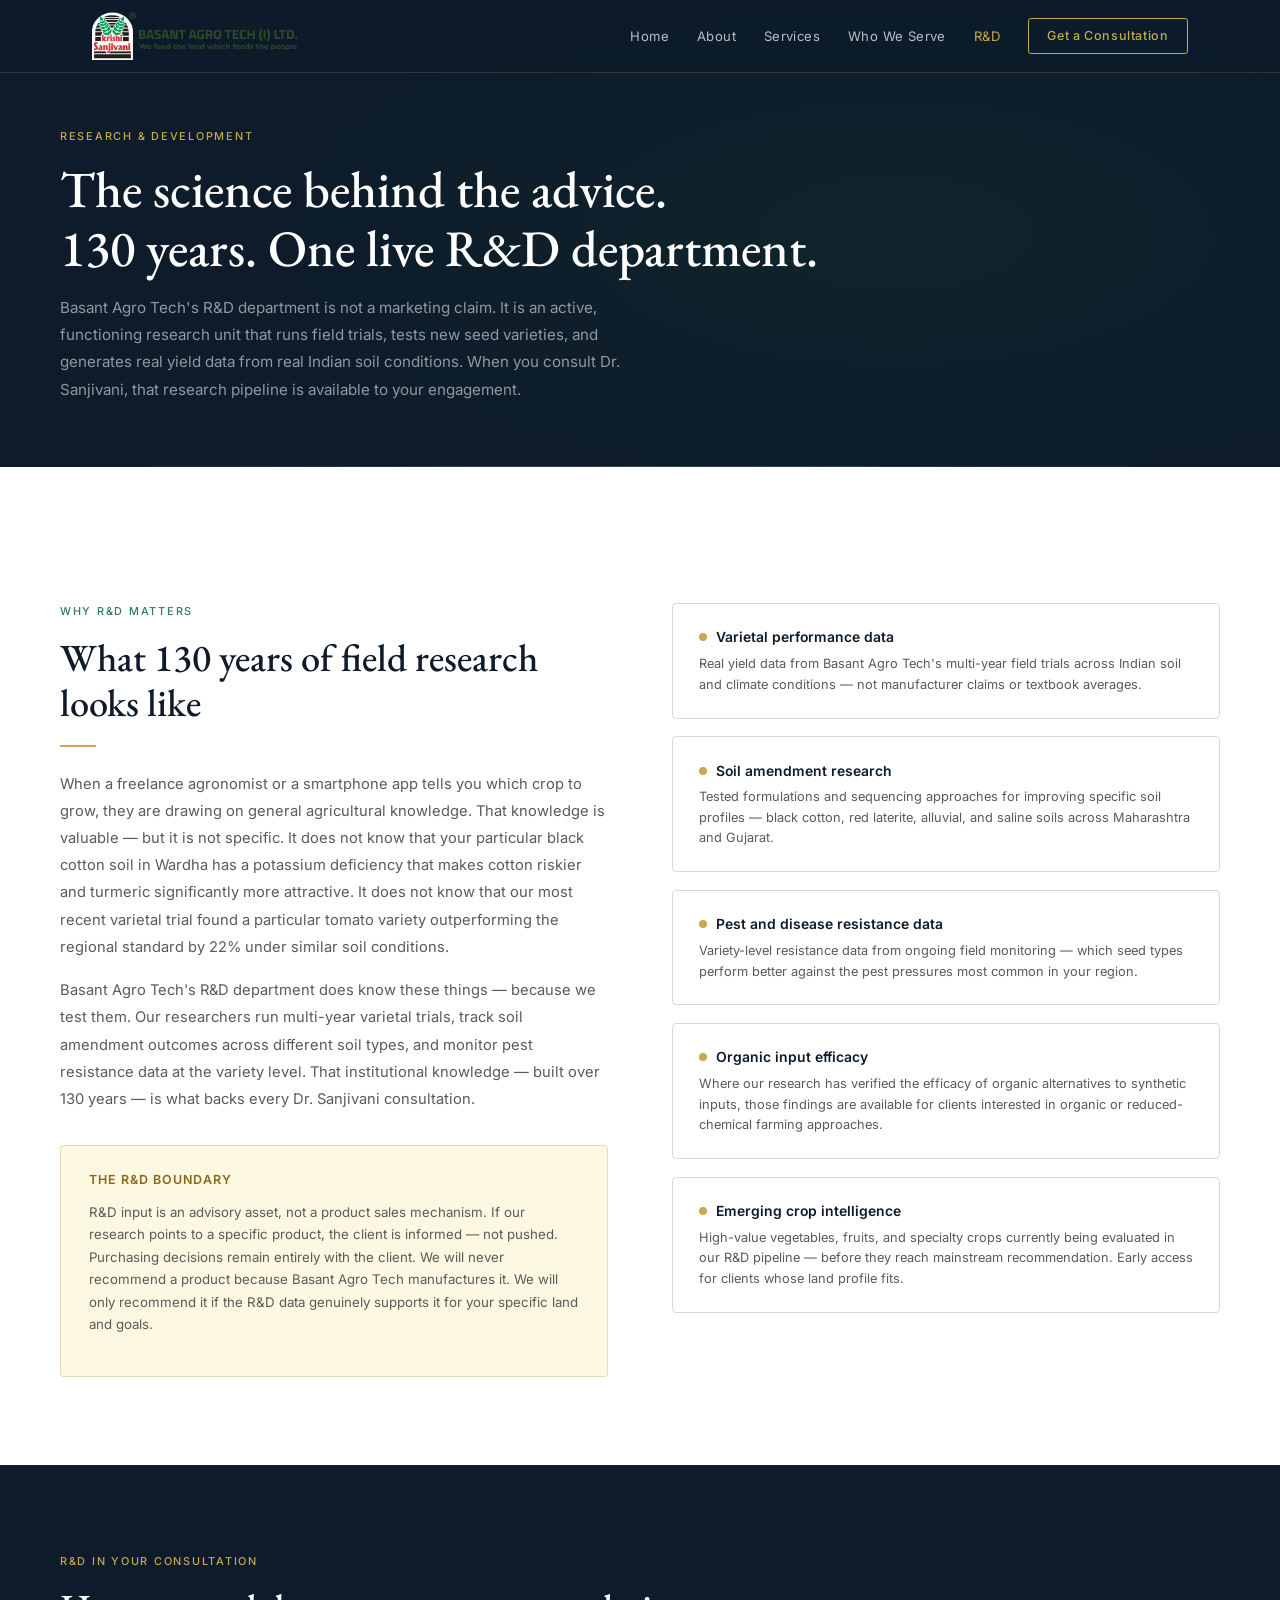
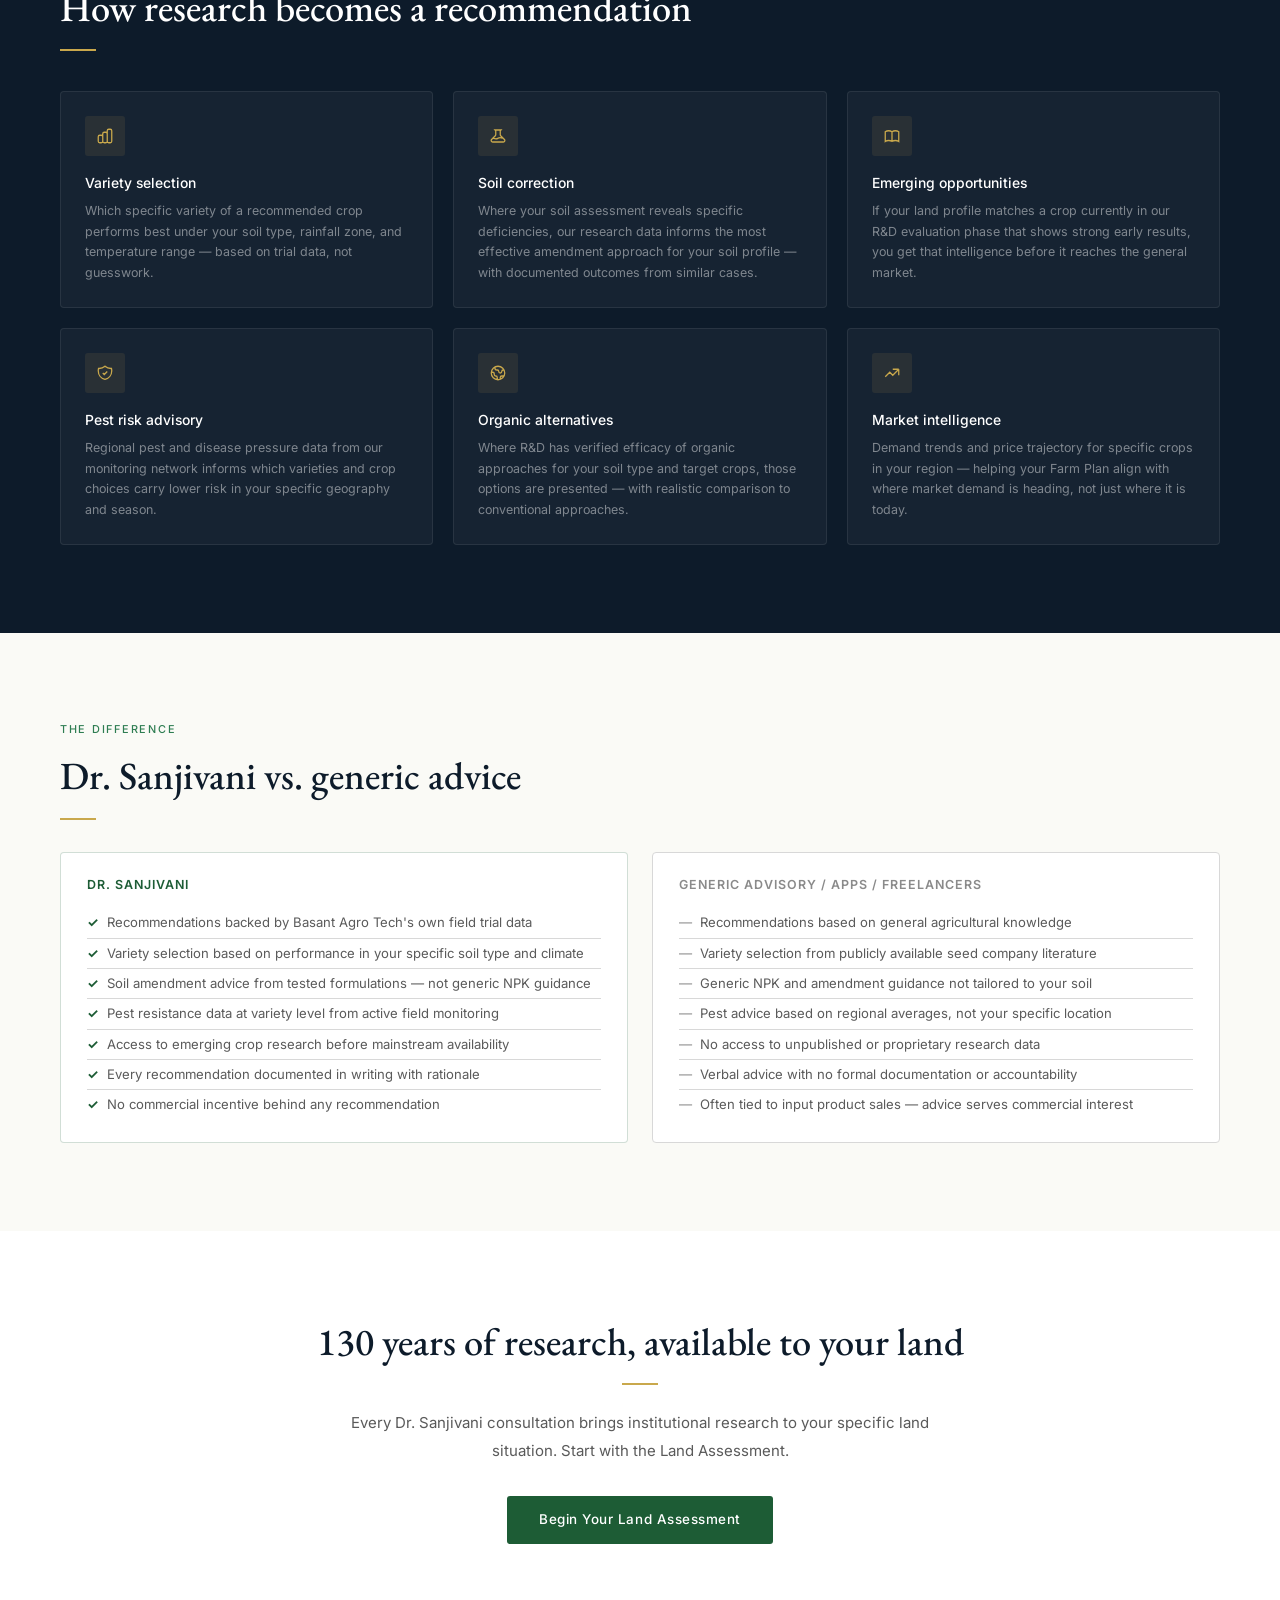
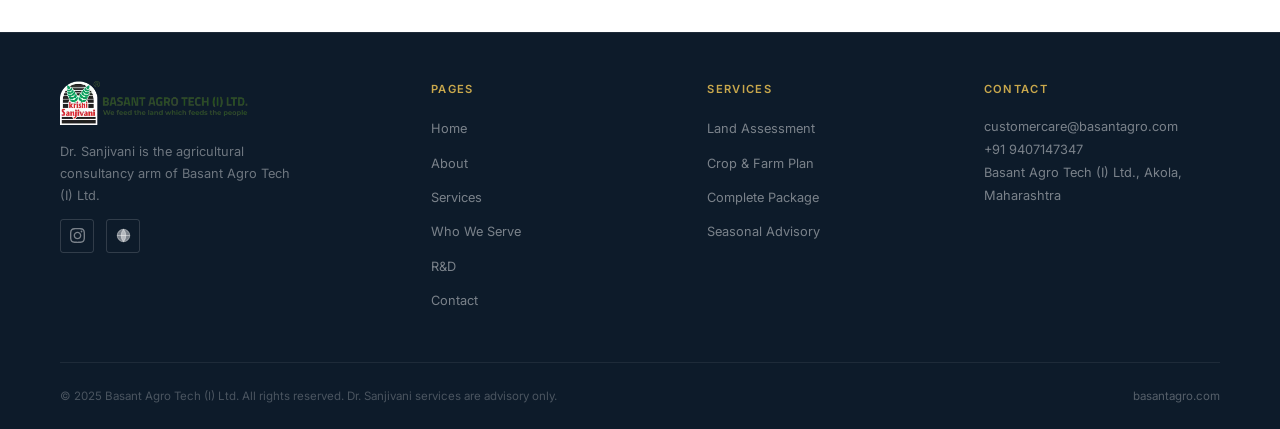
<file: rd.html>
<!DOCTYPE html><html lang="en"><head><meta charset="UTF-8"><meta name="viewport" content="width=device-width,initial-scale=1.0">
<title>R&D Advantage | Dr. Sanjivani Agricultural Consultancy</title><link rel="preconnect" href="https://fonts.googleapis.com">
<link href="https://fonts.googleapis.com/css2?family=EB+Garamond:ital,wght@0,400;0,500;0,600;1,400;1,500&family=Inter:wght@300;400;500;600&display=swap" rel="stylesheet">
<link rel="stylesheet" href="style.css">
<style>
.rd-grid{display:grid;grid-template-columns:1fr 1fr;gap:4rem;align-items:start;margin-top:3rem}
.rd-body p{font-size:.92rem;color:var(--g2);line-height:1.85;margin-bottom:1rem}
.rd-assets{display:flex;flex-direction:column;gap:1.1rem}
.asset-card{border:1px solid var(--g4);border-radius:4px;padding:1.4rem 1.6rem;background:var(--white)}
.asset-card h4{font-size:.87rem;font-weight:600;color:var(--navy);margin-bottom:.35rem;display:flex;align-items:center;gap:.6rem}
.asset-card h4 span{display:block;width:8px;height:8px;border-radius:50%;background:var(--gold-br);flex-shrink:0}
.asset-card p{font-size:.8rem;color:var(--g2);line-height:1.6}
.boundary-box{background:var(--gold-lt);border:1px solid rgba(139,105,20,.2);border-radius:4px;padding:1.5rem 1.75rem;margin-top:2rem}
.boundary-box h4{font-size:.78rem;font-weight:600;letter-spacing:.08em;text-transform:uppercase;color:var(--gold);margin-bottom:.65rem}
.boundary-box p{font-size:.83rem;color:var(--g2);line-height:1.7}
.pillars-section{background:var(--navy)}
.pillars-grid{display:grid;grid-template-columns:repeat(3,1fr);gap:1.25rem;margin-top:2.5rem}
.pillar{background:rgba(255,255,255,.04);border:1px solid rgba(255,255,255,.08);border-radius:4px;padding:1.5rem}
.pillar-icon{width:40px;height:40px;background:rgba(201,168,76,.1);border-radius:3px;display:flex;align-items:center;justify-content:center;margin-bottom:1rem}
.pillar-icon svg{width:18px;height:18px;stroke:var(--gold-br);fill:none;stroke-width:1.7}
.pillar h4{font-size:.87rem;font-weight:500;color:var(--white);margin-bottom:.4rem}
.pillar p{font-size:.78rem;color:rgba(255,255,255,.45);line-height:1.65}
.diff-section{background:var(--cream)}
.diff-grid{display:grid;grid-template-columns:1fr 1fr;gap:1.5rem;margin-top:2rem}
.diff-card{background:var(--white);border-radius:4px;padding:1.4rem 1.6rem}
.diff-card.dr{border:1px solid rgba(29,92,53,.2)}
.diff-card.others{border:1px solid var(--g4)}
.diff-card h4{font-size:.78rem;font-weight:600;letter-spacing:.08em;text-transform:uppercase;margin-bottom:.85rem}
.diff-card.dr h4{color:var(--green)}
.diff-card.others h4{color:var(--g3)}
.diff-card ul li{font-size:.82rem;color:var(--g2);padding:.3rem 0;border-bottom:1px solid var(--g4);display:flex;gap:.55rem;line-height:1.5}
.diff-card ul li:last-child{border-bottom:none}
.diff-card.dr ul li::before{content:'✓';color:var(--green);font-weight:700;flex-shrink:0}
.diff-card.others ul li::before{content:'—';color:var(--g3);flex-shrink:0}
@media(max-width:900px){.rd-grid,.pillars-grid,.diff-grid{grid-template-columns:1fr}}
@media(max-width:600px){.pillars-grid{grid-template-columns:1fr 1fr}}
</style></head><body>
<nav><div class="nav-inner">
<a href="index.html" class="nav-logo"><img src="[data-uri]" alt="Basant Agro Tech" style="height:48px"></a>
<div class="nav-links"><a href="index.html">Home</a>
<a href="about.html">About</a>
<a href="services.html">Services</a>
<a href="who-we-serve.html">Who We Serve</a>
<a href="rd.html" class="active">R&D</a>
<a href="contact.html" class="nav-cta">Get a Consultation</a></div>
<button class="hamburger" onclick="toggleMenu()" aria-label="Menu"><span></span><span></span><span></span></button>
</div></nav>
<div class="mobile-menu" id="mm">
<a href="about.html" onclick="closeMenu()">About</a>
<a href="services.html" onclick="closeMenu()">Services</a>
<a href="who-we-serve.html" onclick="closeMenu()">Who We Serve</a>
<a href="rd.html" onclick="closeMenu()">R&D</a>
<a href="contact.html" onclick="closeMenu()">Get a Consultation</a>
</div>
<div class="page-hero">
<div class="page-hero-inner">
<div class="eyebrow eyebrow-gold">Research &amp; Development</div>
<h1>The science behind the advice.<br>130 years. One live R&amp;D department.</h1>
<p>Basant Agro Tech's R&amp;D department is not a marketing claim. It is an active, functioning research unit that runs field trials, tests new seed varieties, and generates real yield data from real Indian soil conditions. When you consult Dr. Sanjivani, that research pipeline is available to your engagement.</p>
</div><div class="page-hero-line"></div></div>

<section style="background:var(--white)">
<div class="inner">
<div class="rd-grid">
<div class="rd-body">
<div class="eyebrow">Why R&D Matters</div>
<h2 class="section-title">What 130 years of field research looks like</h2>
<div class="divider"></div>
<p>When a freelance agronomist or a smartphone app tells you which crop to grow, they are drawing on general agricultural knowledge. That knowledge is valuable — but it is not specific. It does not know that your particular black cotton soil in Wardha has a potassium deficiency that makes cotton riskier and turmeric significantly more attractive. It does not know that our most recent varietal trial found a particular tomato variety outperforming the regional standard by 22% under similar soil conditions.</p>
<p>Basant Agro Tech's R&D department does know these things — because we test them. Our researchers run multi-year varietal trials, track soil amendment outcomes across different soil types, and monitor pest resistance data at the variety level. That institutional knowledge — built over 130 years — is what backs every Dr. Sanjivani consultation.</p>
<div class="boundary-box">
<h4>The R&D Boundary</h4>
<p>R&amp;D input is an advisory asset, not a product sales mechanism. If our research points to a specific product, the client is informed — not pushed. Purchasing decisions remain entirely with the client. We will never recommend a product because Basant Agro Tech manufactures it. We will only recommend it if the R&amp;D data genuinely supports it for your specific land and goals.</p>
</div>
</div>
<div class="rd-assets">
<div class="asset-card"><h4><span></span>Varietal performance data</h4><p>Real yield data from Basant Agro Tech's multi-year field trials across Indian soil and climate conditions — not manufacturer claims or textbook averages.</p></div>
<div class="asset-card"><h4><span></span>Soil amendment research</h4><p>Tested formulations and sequencing approaches for improving specific soil profiles — black cotton, red laterite, alluvial, and saline soils across Maharashtra and Gujarat.</p></div>
<div class="asset-card"><h4><span></span>Pest and disease resistance data</h4><p>Variety-level resistance data from ongoing field monitoring — which seed types perform better against the pest pressures most common in your region.</p></div>
<div class="asset-card"><h4><span></span>Organic input efficacy</h4><p>Where our research has verified the efficacy of organic alternatives to synthetic inputs, those findings are available for clients interested in organic or reduced-chemical farming approaches.</p></div>
<div class="asset-card"><h4><span></span>Emerging crop intelligence</h4><p>High-value vegetables, fruits, and specialty crops currently being evaluated in our R&amp;D pipeline — before they reach mainstream recommendation. Early access for clients whose land profile fits.</p></div>
</div>
</div>
</div></section>

<section class="pillars-section">
<div class="inner">
<div class="eyebrow eyebrow-gold">R&D in Your Consultation</div>
<h2 class="section-title light">How research becomes a recommendation</h2>
<div class="divider"></div>
<div class="pillars-grid">
<div class="pillar"><div class="pillar-icon"><svg viewBox="0 0 24 24"><path d="M9 19v-6a2 2 0 00-2-2H5a2 2 0 00-2 2v6a2 2 0 002 2h2a2 2 0 002-2zm0 0V9a2 2 0 012-2h2a2 2 0 012 2v10m-6 0a2 2 0 002 2h2a2 2 0 002-2m0 0V5a2 2 0 012-2h2a2 2 0 012 2v14a2 2 0 01-2 2h-2a2 2 0 01-2-2z"/></svg></div><h4>Variety selection</h4><p>Which specific variety of a recommended crop performs best under your soil type, rainfall zone, and temperature range — based on trial data, not guesswork.</p></div>
<div class="pillar"><div class="pillar-icon"><svg viewBox="0 0 24 24"><path d="M19.428 15.428a2 2 0 00-1.022-.547l-2.387-.477a6 6 0 00-3.86.517l-.318.158a6 6 0 01-3.86.517L6.05 15.21a2 2 0 00-1.806.547M8 4h8l-1 1v5.172a2 2 0 00.586 1.414l5 5c1.26 1.26.367 3.414-1.415 3.414H4.828c-1.782 0-2.674-2.154-1.414-3.414l5-5A2 2 0 009 10.172V5L8 4z"/></svg></div><h4>Soil correction</h4><p>Where your soil assessment reveals specific deficiencies, our research data informs the most effective amendment approach for your soil profile — with documented outcomes from similar cases.</p></div>
<div class="pillar"><div class="pillar-icon"><svg viewBox="0 0 24 24"><path d="M12 6.253v13m0-13C10.832 5.477 9.246 5 7.5 5S4.168 5.477 3 6.253v13C4.168 18.477 5.754 18 7.5 18s3.332.477 4.5 1.253m0-13C13.168 5.477 14.754 5 16.5 5c1.747 0 3.332.477 4.5 1.253v13C19.832 18.477 18.247 18 16.5 18c-1.746 0-3.332.477-4.5 1.253"/></svg></div><h4>Emerging opportunities</h4><p>If your land profile matches a crop currently in our R&amp;D evaluation phase that shows strong early results, you get that intelligence before it reaches the general market.</p></div>
<div class="pillar"><div class="pillar-icon"><svg viewBox="0 0 24 24"><path d="M9 12l2 2 4-4m5.618-4.016A11.955 11.955 0 0112 2.944a11.955 11.955 0 01-8.618 3.04A12.02 12.02 0 003 9c0 5.591 3.824 10.29 9 11.622 5.176-1.332 9-6.03 9-11.622 0-1.042-.133-2.052-.382-3.016z"/></svg></div><h4>Pest risk advisory</h4><p>Regional pest and disease pressure data from our monitoring network informs which varieties and crop choices carry lower risk in your specific geography and season.</p></div>
<div class="pillar"><div class="pillar-icon"><svg viewBox="0 0 24 24"><path d="M3.055 11H5a2 2 0 012 2v1a2 2 0 002 2 2 2 0 012 2v2.945M8 3.935V5.5A2.5 2.5 0 0010.5 8h.5a2 2 0 012 2 2 2 0 104 0 2 2 0 012-2h1.064M15 20.488V18a2 2 0 012-2h3.064M21 12a9 9 0 11-18 0 9 9 0 0118 0z"/></svg></div><h4>Organic alternatives</h4><p>Where R&amp;D has verified efficacy of organic approaches for your soil type and target crops, those options are presented — with realistic comparison to conventional approaches.</p></div>
<div class="pillar"><div class="pillar-icon"><svg viewBox="0 0 24 24"><path d="M13 7h8m0 0v8m0-8l-8 8-4-4-6 6"/></svg></div><h4>Market intelligence</h4><p>Demand trends and price trajectory for specific crops in your region — helping your Farm Plan align with where market demand is heading, not just where it is today.</p></div>
</div>
</div></section>

<section class="diff-section">
<div class="inner">
<div class="eyebrow">The Difference</div>
<h2 class="section-title">Dr. Sanjivani vs. generic advice</h2>
<div class="divider"></div>
<div class="diff-grid">
<div class="diff-card dr">
<h4>Dr. Sanjivani</h4>
<ul>
<li>Recommendations backed by Basant Agro Tech's own field trial data</li>
<li>Variety selection based on performance in your specific soil type and climate</li>
<li>Soil amendment advice from tested formulations — not generic NPK guidance</li>
<li>Pest resistance data at variety level from active field monitoring</li>
<li>Access to emerging crop research before mainstream availability</li>
<li>Every recommendation documented in writing with rationale</li>
<li>No commercial incentive behind any recommendation</li>
</ul>
</div>
<div class="diff-card others">
<h4>Generic advisory / apps / freelancers</h4>
<ul>
<li>Recommendations based on general agricultural knowledge</li>
<li>Variety selection from publicly available seed company literature</li>
<li>Generic NPK and amendment guidance not tailored to your soil</li>
<li>Pest advice based on regional averages, not your specific location</li>
<li>No access to unpublished or proprietary research data</li>
<li>Verbal advice with no formal documentation or accountability</li>
<li>Often tied to input product sales — advice serves commercial interest</li>
</ul>
</div>
</div>
</div></section>

<section style="background:var(--white);padding:5.5rem 2rem">
<div class="inner" style="text-align:center">
<h2 class="section-title" style="text-align:center">130 years of research, available to your land</h2>
<div class="divider" style="margin:1.2rem auto 1.5rem"></div>
<p class="desc" style="text-align:center;margin:0 auto 2rem">Every Dr. Sanjivani consultation brings institutional research to your specific land situation. Start with the Land Assessment.</p>
<a href="contact.html" class="btn-primary">Begin Your Land Assessment</a>
</div></section>

<footer>
<div class="footer-inner"><div class="footer-top">
<div class="footer-brand"><img src="[data-uri]" alt="Basant Agro Tech" style="height:44px;margin-bottom:1rem">
<p style="font-size:.8rem;color:rgba(255,255,255,.4);line-height:1.7;max-width:240px">Dr. Sanjivani is the agricultural consultancy arm of Basant Agro Tech (I) Ltd.</p>
<div class="footer-social">
<a href="https://www.instagram.com/dr.sanjivani_basantagro?igsh=MWgzMm5zYTRhdmgycw==" target="_blank" aria-label="Instagram"><svg viewBox="0 0 24 24"><path d="M12 2.163c3.204 0 3.584.012 4.85.07 3.252.148 4.771 1.691 4.919 4.919.058 1.265.069 1.645.069 4.849 0 3.205-.012 3.584-.069 4.849-.149 3.225-1.664 4.771-4.919 4.919-1.266.058-1.644.07-4.85.07-3.204 0-3.584-.012-4.849-.07-3.26-.149-4.771-1.699-4.919-4.92-.058-1.265-.07-1.644-.07-4.849 0-3.204.013-3.583.07-4.849.149-3.227 1.664-4.771 4.919-4.919 1.266-.057 1.645-.069 4.849-.069zm0-2.163c-3.259 0-3.667.014-4.947.072-4.358.2-6.78 2.618-6.98 6.98-.059 1.281-.073 1.689-.073 4.948 0 3.259.014 3.668.072 4.948.2 4.358 2.618 6.78 6.98 6.98 1.281.058 1.689.072 4.948.072 3.259 0 3.668-.014 4.948-.072 4.354-.2 6.782-2.618 6.979-6.98.059-1.28.073-1.689.073-4.948 0-3.259-.014-3.667-.072-4.947-.196-4.354-2.617-6.78-6.979-6.98-1.281-.059-1.69-.073-4.949-.073zm0 5.838c-3.403 0-6.162 2.759-6.162 6.162s2.759 6.163 6.162 6.163 6.162-2.759 6.162-6.163c0-3.403-2.759-6.162-6.162-6.162zm0 10.162c-2.209 0-4-1.79-4-4 0-2.209 1.791-4 4-4s4 1.791 4 4c0 2.21-1.791 4-4 4zm6.406-11.845c-.796 0-1.441.645-1.441 1.44s.645 1.44 1.441 1.44c.795 0 1.439-.645 1.439-1.44s-.644-1.44-1.439-1.44z"/></svg></a>
<a href="https://www.basantagro.com/" target="_blank"><svg viewBox="0 0 24 24" fill="none" stroke="rgba(255,255,255,0.45)" stroke-width="1.5"><circle cx="12" cy="12" r="10"/><path d="M2 12h20M12 2a15.3 15.3 0 010 20M12 2a15.3 15.3 0 000 20"/></svg></a>
</div></div>
<div class="footer-col"><h5>Pages</h5><ul>
<li><a href="index.html">Home</a></li><li><a href="about.html">About</a></li>
<li><a href="services.html">Services</a></li><li><a href="who-we-serve.html">Who We Serve</a></li>
<li><a href="rd.html">R&D</a></li><li><a href="contact.html">Contact</a></li></ul></div>
<div class="footer-col"><h5>Services</h5><ul>
<li><a href="services.html#s1">Land Assessment</a></li><li><a href="services.html#s2">Crop &amp; Farm Plan</a></li>
<li><a href="services.html#bundle">Complete Package</a></li><li><a href="services.html#s3">Seasonal Advisory</a></li></ul></div>
<div class="footer-col"><h5>Contact</h5>
<p style="font-size:.8rem;color:rgba(255,255,255,.45);line-height:1.8">customercare@basantagro.com<br>+91 9407147347<br>Basant Agro Tech (I) Ltd., Akola, Maharashtra</p></div>
</div>
<div class="footer-bottom">
<p>© 2025 Basant Agro Tech (I) Ltd. All rights reserved. Dr. Sanjivani services are advisory only.</p>
<p><a href="https://www.basantagro.com/" target="_blank" style="color:rgba(255,255,255,.3)">basantagro.com</a></p>
</div></div></footer>
<script>
function toggleMenu(){document.getElementById("mm").classList.toggle("open")}
function closeMenu(){document.getElementById("mm").classList.remove("open")}
window.addEventListener("scroll",()=>{document.querySelector("nav").style.background=window.scrollY>60?"rgba(13,27,42,0.99)":"rgba(13,27,42,0.97)"})
</script></body></html>
</file>
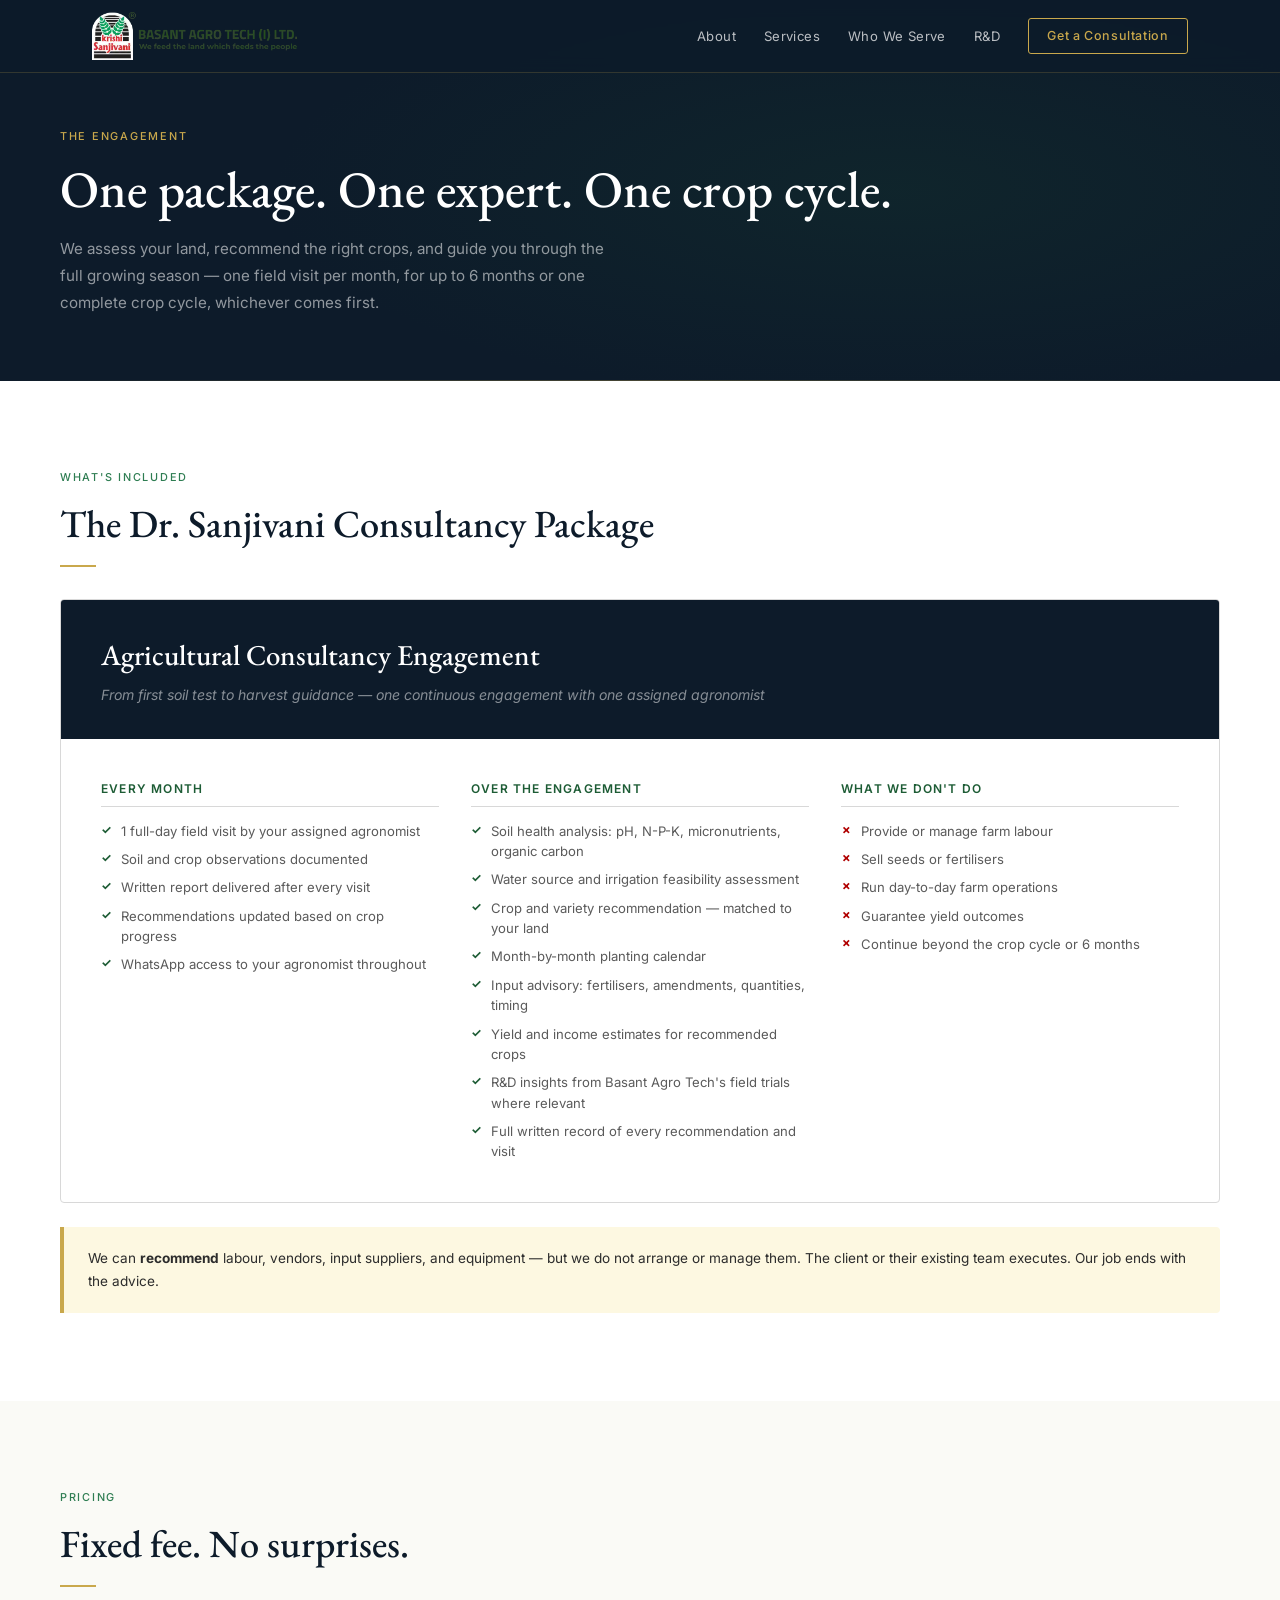
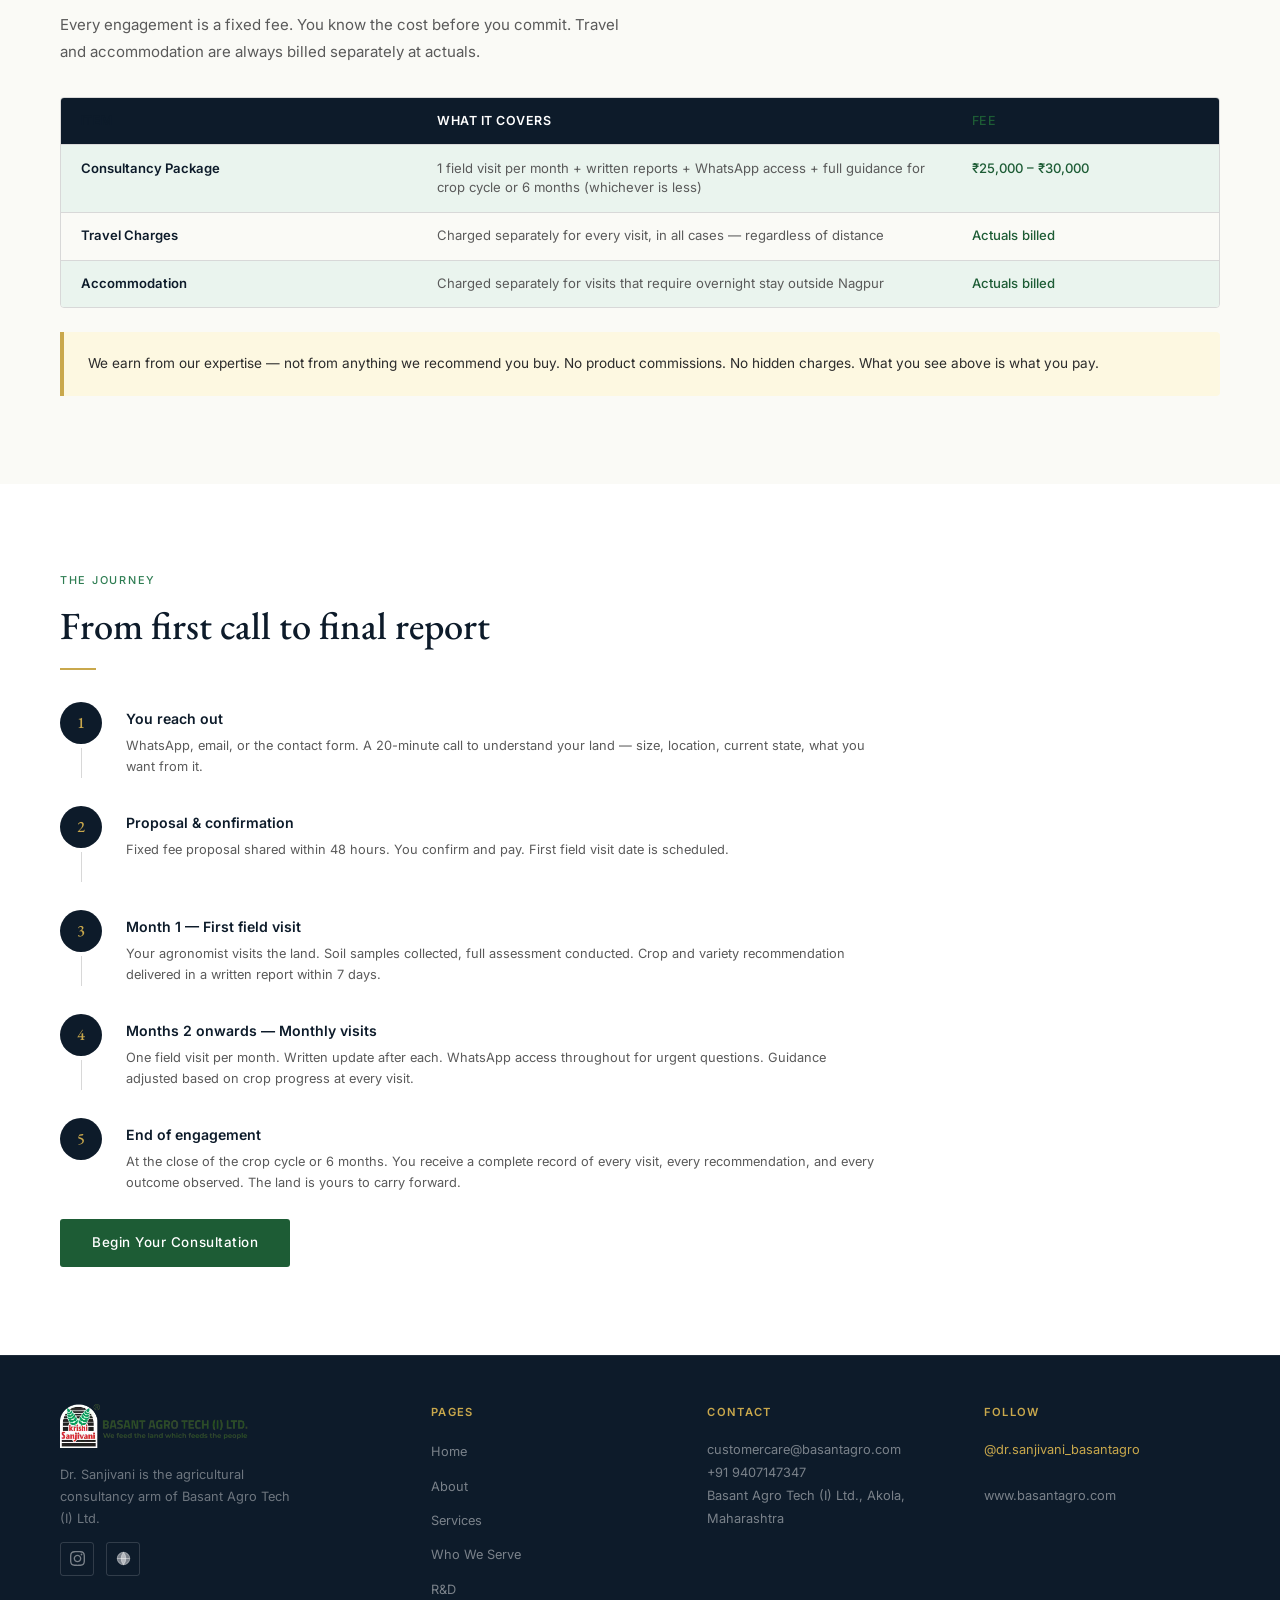
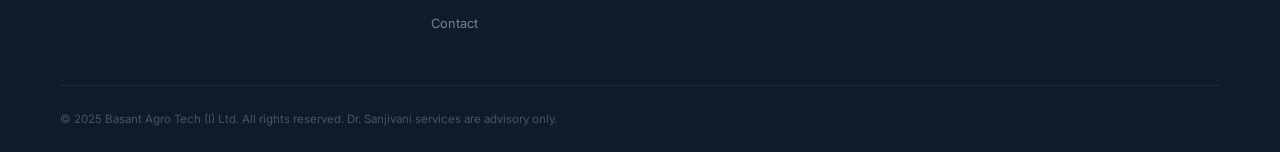
<file: services.html>
<!DOCTYPE html><html lang="en"><head><meta charset="UTF-8"><meta name="viewport" content="width=device-width,initial-scale=1.0">
<title>Services | Dr. Sanjivani Agricultural Consultancy</title><link rel="preconnect" href="https://fonts.googleapis.com">
<link href="https://fonts.googleapis.com/css2?family=EB+Garamond:ital,wght@0,400;0,500;0,600;1,400;1,500&family=Inter:wght@300;400;500;600&display=swap" rel="stylesheet">
<link rel="stylesheet" href="style.css">
<style>
.pkg-card{background:var(--white);border:1px solid var(--g4);border-radius:4px;overflow:hidden;margin-top:2rem}
.pkg-head{background:var(--navy);padding:2rem 2.5rem}
.pkg-head h2{font-family:var(--serif);font-size:1.8rem;font-weight:500;color:var(--white);margin-bottom:.4rem}
.pkg-head p{font-size:.88rem;color:rgba(255,255,255,.5);font-style:italic}
.pkg-body{padding:2.5rem;display:grid;grid-template-columns:1fr 1fr 1fr;gap:2rem}
.pkg-col h4{font-size:.75rem;font-weight:600;letter-spacing:.1em;text-transform:uppercase;color:var(--green);margin-bottom:.85rem;padding-bottom:.5rem;border-bottom:1px solid var(--g4)}
.pkg-col ul{list-style:none;display:flex;flex-direction:column;gap:.5rem}
.pkg-col ul li{font-size:.82rem;color:var(--g2);line-height:1.55;display:flex;gap:.55rem;align-items:flex-start}
.pkg-col ul li::before{content:'✓';color:var(--green);font-weight:700;flex-shrink:0;font-size:.75rem}
.pkg-col.no li::before{content:'✗';color:#B00000}
.price-table{margin-top:2rem;border:1px solid var(--g4);border-radius:4px;overflow:hidden}
.price-row{display:grid;grid-template-columns:2fr 3fr 1.5fr;border-bottom:1px solid var(--g4)}
.price-row:last-child{border-bottom:none}
.price-row.head{background:var(--navy)}
.price-row.head div{font-size:.78rem;font-weight:600;color:var(--white);padding:.85rem 1.25rem;letter-spacing:.04em;text-transform:uppercase}
.price-row div{font-size:.82rem;color:var(--g2);padding:.85rem 1.25rem;line-height:1.5}
.price-row:nth-child(even):not(.head){background:var(--green-lt)}
.price-row div:first-child{font-weight:600;color:var(--navy)}
.price-row div:last-child{font-weight:500;color:var(--green)}
.note-box{background:var(--gold-lt);border-left:4px solid var(--gold-br);border-radius:0 4px 4px 0;padding:1.25rem 1.5rem;margin-top:1.5rem;font-size:.85rem;color:var(--g1);line-height:1.7}
.steps-v{display:flex;flex-direction:column;gap:0;max-width:820px;margin-top:2rem}
.step-v{display:flex;gap:1.5rem;padding-bottom:1.75rem}
.step-v:last-child{padding-bottom:0}
.step-vl{display:flex;flex-direction:column;align-items:center;flex-shrink:0}
.step-vn{width:42px;height:42px;border-radius:50%;background:var(--navy);display:flex;align-items:center;justify-content:center}
.step-vn span{font-family:var(--serif);font-size:1rem;color:var(--gold-br);font-weight:500}
.step-vline{width:1px;flex:1;background:var(--g4);margin-top:4px;min-height:30px}
.step-vc{padding-top:.4rem}
.step-vc h4{font-size:.88rem;font-weight:600;color:var(--navy);margin-bottom:.25rem}
.step-vc p{font-size:.8rem;color:var(--g2);line-height:1.65}
@media(max-width:900px){.pkg-body{grid-template-columns:1fr 1fr}.price-row{grid-template-columns:1fr 2fr 1fr}}
@media(max-width:600px){.pkg-body{grid-template-columns:1fr}.price-row{grid-template-columns:1fr}.price-row div{padding:.6rem 1rem}.price-row div:not(:first-child){padding-top:0}}
</style></head><body>
<nav><div class="nav-inner">
<a href="index.html" class="nav-logo"><img src="[data-uri]" alt="Basant Agro Tech" style="height:48px"></a>
<div class="nav-links"><a href="about.html">About</a><a href="services.html">Services</a><a href="who-we-serve.html">Who We Serve</a><a href="rd.html">R&amp;D</a><a href="contact.html" class="nav-cta">Get a Consultation</a></div>
<button class="hamburger" onclick="toggleMenu()" aria-label="Menu"><span></span><span></span><span></span></button>
</div></nav>
<div class="mobile-menu" id="mm">
<a href="about.html" onclick="closeMenu()">About</a><a href="services.html" onclick="closeMenu()">Services</a>
<a href="who-we-serve.html" onclick="closeMenu()">Who We Serve</a><a href="rd.html" onclick="closeMenu()">R&D</a>
<a href="contact.html" onclick="closeMenu()">Get a Consultation</a></div>
<div class="page-hero">
<div class="page-hero-inner">
<div class="eyebrow eyebrow-gold">The Engagement</div>
<h1>One package. One expert. One crop cycle.</h1>
<p>We assess your land, recommend the right crops, and guide you through the full growing season — one field visit per month, for up to 6 months or one complete crop cycle, whichever comes first.</p>
</div><div class="page-hero-line"></div></div>

<section style="background:var(--white)">
<div class="inner">
<div class="eyebrow">What's Included</div>
<h2 class="section-title">The Dr. Sanjivani Consultancy Package</h2>
<div class="divider"></div>
<div class="pkg-card">
  <div class="pkg-head">
    <h2>Agricultural Consultancy Engagement</h2>
    <p>From first soil test to harvest guidance — one continuous engagement with one assigned agronomist</p>
  </div>
  <div class="pkg-body">
    <div class="pkg-col">
      <h4>Every Month</h4>
      <ul>
        <li>1 full-day field visit by your assigned agronomist</li>
        <li>Soil and crop observations documented</li>
        <li>Written report delivered after every visit</li>
        <li>Recommendations updated based on crop progress</li>
        <li>WhatsApp access to your agronomist throughout</li>
      </ul>
    </div>
    <div class="pkg-col">
      <h4>Over the Engagement</h4>
      <ul>
        <li>Soil health analysis: pH, N-P-K, micronutrients, organic carbon</li>
        <li>Water source and irrigation feasibility assessment</li>
        <li>Crop and variety recommendation — matched to your land</li>
        <li>Month-by-month planting calendar</li>
        <li>Input advisory: fertilisers, amendments, quantities, timing</li>
        <li>Yield and income estimates for recommended crops</li>
        <li>R&amp;D insights from Basant Agro Tech's field trials where relevant</li>
        <li>Full written record of every recommendation and visit</li>
      </ul>
    </div>
    <div class="pkg-col no">
      <h4>What We Don't Do</h4>
      <ul>
        <li>Provide or manage farm labour</li>
        <li>Sell seeds or fertilisers</li>
        <li>Run day-to-day farm operations</li>
        <li>Guarantee yield outcomes</li>
        <li>Continue beyond the crop cycle or 6 months</li>
      </ul>
    </div>
  </div>
</div>
<div class="note-box">We can <strong>recommend</strong> labour, vendors, input suppliers, and equipment — but we do not arrange or manage them. The client or their existing team executes. Our job ends with the advice.</div>
</div></section>

<section style="background:var(--cream)">
<div class="inner">
<div class="eyebrow">Pricing</div>
<h2 class="section-title">Fixed fee. No surprises.</h2>
<div class="divider"></div>
<p class="desc">Every engagement is a fixed fee. You know the cost before you commit. Travel and accommodation are always billed separately at actuals.</p>
<div class="price-table">
  <div class="price-row head"><div>Item</div><div>What It Covers</div><div>Fee</div></div>
  <div class="price-row"><div>Consultancy Package</div><div>1 field visit per month + written reports + WhatsApp access + full guidance for crop cycle or 6 months (whichever is less)</div><div>₹25,000 – ₹30,000</div></div>
  <div class="price-row"><div>Travel Charges</div><div>Charged separately for every visit, in all cases — regardless of distance</div><div>Actuals billed</div></div>
  <div class="price-row"><div>Accommodation</div><div>Charged separately for visits that require overnight stay outside Nagpur</div><div>Actuals billed</div></div>
</div>
<div class="note-box">We earn from our expertise — not from anything we recommend you buy. No product commissions. No hidden charges. What you see above is what you pay.</div>
</div></section>

<section style="background:var(--white)">
<div class="inner">
<div class="eyebrow">The Journey</div>
<h2 class="section-title">From first call to final report</h2>
<div class="divider"></div>
<div class="steps-v">
  <div class="step-v"><div class="step-vl"><div class="step-vn"><span>1</span></div><div class="step-vline"></div></div><div class="step-vc"><h4>You reach out</h4><p>WhatsApp, email, or the contact form. A 20-minute call to understand your land — size, location, current state, what you want from it.</p></div></div>
  <div class="step-v"><div class="step-vl"><div class="step-vn"><span>2</span></div><div class="step-vline"></div></div><div class="step-vc"><h4>Proposal &amp; confirmation</h4><p>Fixed fee proposal shared within 48 hours. You confirm and pay. First field visit date is scheduled.</p></div></div>
  <div class="step-v"><div class="step-vl"><div class="step-vn"><span>3</span></div><div class="step-vline"></div></div><div class="step-vc"><h4>Month 1 — First field visit</h4><p>Your agronomist visits the land. Soil samples collected, full assessment conducted. Crop and variety recommendation delivered in a written report within 7 days.</p></div></div>
  <div class="step-v"><div class="step-vl"><div class="step-vn"><span>4</span></div><div class="step-vline"></div></div><div class="step-vc"><h4>Months 2 onwards — Monthly visits</h4><p>One field visit per month. Written update after each. WhatsApp access throughout for urgent questions. Guidance adjusted based on crop progress at every visit.</p></div></div>
  <div class="step-v"><div class="step-vl"><div class="step-vn"><span>5</span></div></div><div class="step-vc"><h4>End of engagement</h4><p>At the close of the crop cycle or 6 months. You receive a complete record of every visit, every recommendation, and every outcome observed. The land is yours to carry forward.</p></div></div>
</div>
<br><a href="contact.html" class="btn-primary">Begin Your Consultation</a>
</div></section>

<footer><div class="footer-inner"><div class="footer-top">
<div class="footer-brand"><img src="[data-uri]" alt="Basant Agro Tech" style="height:44px;margin-bottom:1rem">
<p style="font-size:.8rem;color:rgba(255,255,255,.4);line-height:1.7;max-width:240px">Dr. Sanjivani is the agricultural consultancy arm of Basant Agro Tech (I) Ltd.</p>
<div class="footer-social">
<a href="https://www.instagram.com/dr.sanjivani_basantagro?igsh=MWgzMm5zYTRhdmgycw==" target="_blank"><svg viewBox="0 0 24 24"><path d="M12 2.163c3.204 0 3.584.012 4.85.07 3.252.148 4.771 1.691 4.919 4.919.058 1.265.069 1.645.069 4.849 0 3.205-.012 3.584-.069 4.849-.149 3.225-1.664 4.771-4.919 4.919-1.266.058-1.644.07-4.85.07-3.204 0-3.584-.012-4.849-.07-3.26-.149-4.771-1.699-4.919-4.92-.058-1.265-.07-1.644-.07-4.849 0-3.204.013-3.583.07-4.849.149-3.227 1.664-4.771 4.919-4.919 1.266-.057 1.645-.069 4.849-.069zm0-2.163c-3.259 0-3.667.014-4.947.072-4.358.2-6.78 2.618-6.98 6.98-.059 1.281-.073 1.689-.073 4.948 0 3.259.014 3.668.072 4.948.2 4.358 2.618 6.78 6.98 6.98 1.281.058 1.689.072 4.948.072 3.259 0 3.668-.014 4.948-.072 4.354-.2 6.782-2.618 6.979-6.98.059-1.28.073-1.689.073-4.948 0-3.259-.014-3.667-.072-4.947-.196-4.354-2.617-6.78-6.979-6.98-1.281-.059-1.69-.073-4.949-.073zm0 5.838c-3.403 0-6.162 2.759-6.162 6.162s2.759 6.163 6.162 6.163 6.162-2.759 6.162-6.163c0-3.403-2.759-6.162-6.162-6.162zm0 10.162c-2.209 0-4-1.79-4-4 0-2.209 1.791-4 4-4s4 1.791 4 4c0 2.21-1.791 4-4 4zm6.406-11.845c-.796 0-1.441.645-1.441 1.44s.645 1.44 1.441 1.44c.795 0 1.439-.645 1.439-1.44s-.644-1.44-1.439-1.44z"/></svg></a>
<a href="https://www.basantagro.com/" target="_blank"><svg viewBox="0 0 24 24" fill="none" stroke="rgba(255,255,255,0.45)" stroke-width="1.5"><circle cx="12" cy="12" r="10"/><path d="M2 12h20M12 2a15.3 15.3 0 010 20M12 2a15.3 15.3 0 000 20"/></svg></a>
</div></div>
<div class="footer-col"><h5>Pages</h5><ul><li><a href="index.html">Home</a></li><li><a href="about.html">About</a></li><li><a href="services.html">Services</a></li><li><a href="who-we-serve.html">Who We Serve</a></li><li><a href="rd.html">R&D</a></li><li><a href="contact.html">Contact</a></li></ul></div>
<div class="footer-col"><h5>Contact</h5><p style="font-size:.8rem;color:rgba(255,255,255,.45);line-height:1.8">customercare@basantagro.com<br>+91 9407147347<br>Basant Agro Tech (I) Ltd., Akola, Maharashtra</p></div>
<div class="footer-col"><h5>Follow</h5><p style="font-size:.8rem;color:rgba(255,255,255,.45);line-height:1.8"><a href="https://www.instagram.com/dr.sanjivani_basantagro?igsh=MWgzMm5zYTRhdmgycw==" target="_blank" style="color:var(--gold-br)">@dr.sanjivani_basantagro</a><br><br><a href="https://www.basantagro.com/" target="_blank" style="color:rgba(255,255,255,.45)">www.basantagro.com</a></p></div>
</div><div class="footer-bottom"><p>© 2025 Basant Agro Tech (I) Ltd. All rights reserved. Dr. Sanjivani services are advisory only.</p></div></div></footer>
<script>
function toggleMenu(){document.getElementById("mm").classList.toggle("open")}
function closeMenu(){document.getElementById("mm").classList.remove("open")}
window.addEventListener("scroll",()=>{document.querySelector("nav").style.background=window.scrollY>60?"rgba(13,27,42,0.99)":"rgba(13,27,42,0.97)"})
</script>
</body></html>
</file>
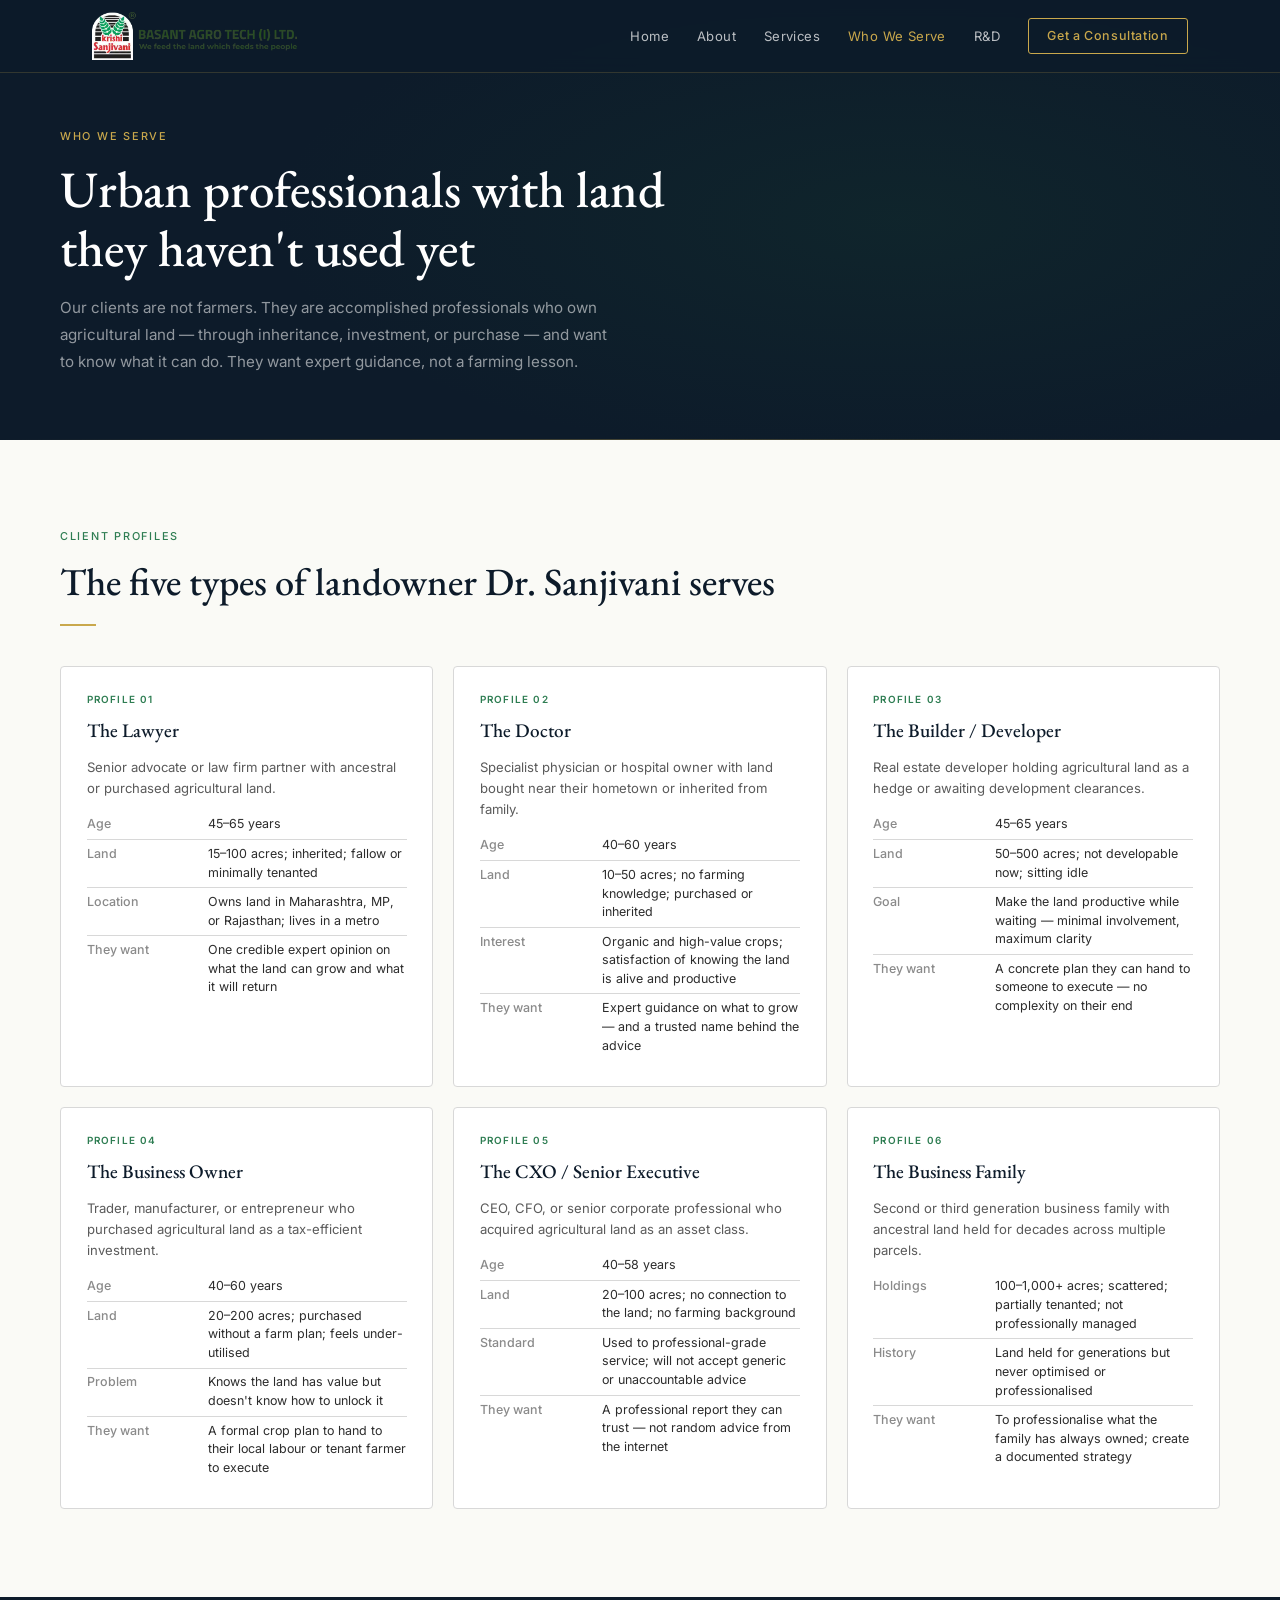
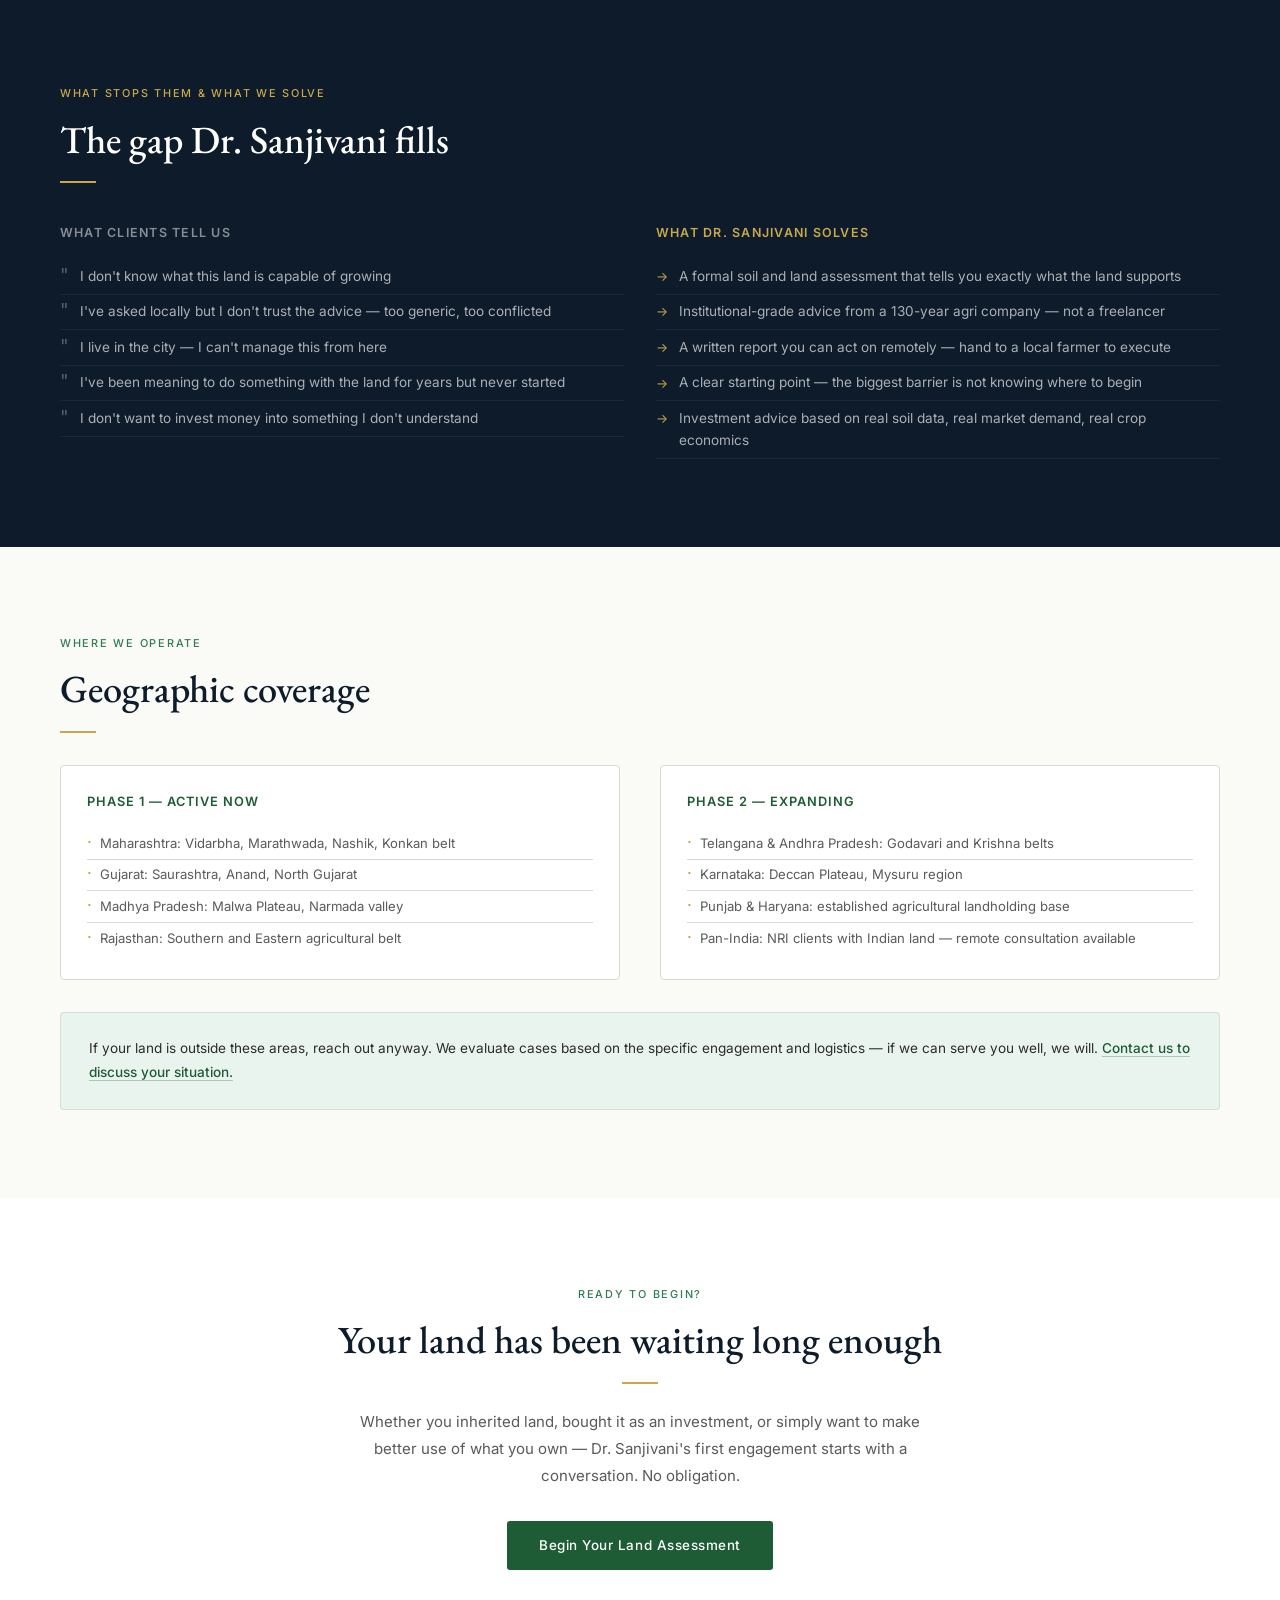
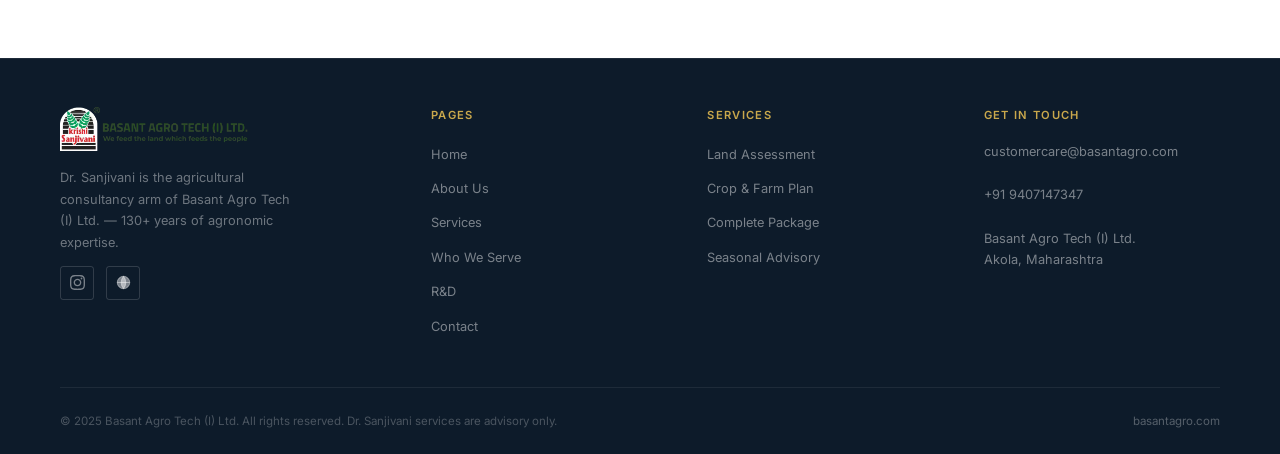
<file: who-we-serve.html>
<!DOCTYPE html><html lang="en"><head><meta charset="UTF-8"><meta name="viewport" content="width=device-width,initial-scale=1.0">
<title>Who We Serve | Dr. Sanjivani Agricultural Consultancy</title><link rel="preconnect" href="https://fonts.googleapis.com">
<link href="https://fonts.googleapis.com/css2?family=EB+Garamond:ital,wght@0,400;0,500;0,600;1,400;1,500&family=Inter:wght@300;400;500;600&display=swap" rel="stylesheet">
<link rel="stylesheet" href="style.css">
<style>
.profiles-grid{display:grid;grid-template-columns:repeat(3,1fr);gap:1.25rem;margin-top:2.5rem}
.profile-card{border:1px solid var(--g4);border-radius:4px;padding:1.6rem;background:var(--white)}
.profile-num{font-size:.62rem;font-weight:600;letter-spacing:.12em;text-transform:uppercase;color:var(--green2);margin-bottom:.5rem}
.profile-card h3{font-family:var(--serif);font-size:1.2rem;font-weight:500;color:var(--navy);margin-bottom:.6rem}
.profile-table{width:100%;border-collapse:collapse;margin-top:.75rem}
.profile-table td{font-size:.78rem;padding:.3rem 0;vertical-align:top;border-bottom:1px solid var(--g4);line-height:1.5}
.profile-table td:first-child{color:var(--g3);width:38%;padding-right:.5rem;font-weight:500}
.profile-table td:last-child{color:var(--g1)}
.profile-table tr:last-child td{border-bottom:none}
.blockers-section{background:var(--navy);padding:5.5rem 2rem}
.blockers-grid{display:grid;grid-template-columns:1fr 1fr;gap:2rem;margin-top:2.5rem}
.blocker-col{}
.blocker-col h4{font-size:.78rem;font-weight:600;letter-spacing:.1em;text-transform:uppercase;margin-bottom:1rem}
.blocker-col ul li{font-size:.85rem;line-height:1.6;padding:.4rem 0;border-bottom:1px solid rgba(255,255,255,.06);display:flex;gap:.7rem}
.blocker-col.b ul li::before{content:'"';color:rgba(255,255,255,.3);font-size:1.2rem;line-height:1;flex-shrink:0}
.blocker-col.s ul li::before{content:'→';color:var(--gold-br);font-size:.8rem;flex-shrink:0;margin-top:.08rem}
.geo-section{background:var(--cream);padding:5.5rem 2rem}
.geo-grid{display:grid;grid-template-columns:1fr 1fr;gap:2.5rem;margin-top:2rem}
.geo-box{background:var(--white);border:1px solid var(--g4);border-radius:4px;padding:1.6rem}
.geo-box h4{font-size:.8rem;font-weight:600;letter-spacing:.08em;text-transform:uppercase;color:var(--green);margin-bottom:1rem}
.geo-box ul li{font-size:.82rem;color:var(--g2);padding:.3rem 0;border-bottom:1px solid var(--g4);display:flex;gap:.5rem}
.geo-box ul li::before{content:'·';color:var(--gold-br);font-size:1.1rem;line-height:1;flex-shrink:0}
.geo-box ul li:last-child{border-bottom:none}
@media(max-width:900px){.profiles-grid{grid-template-columns:1fr 1fr}.blockers-grid,.geo-grid{grid-template-columns:1fr}}
@media(max-width:600px){.profiles-grid{grid-template-columns:1fr}}
</style></head><body>
<nav>
<div class="nav-inner">
<a href="index.html" class="nav-logo"><img src="[data-uri]" alt="Basant Agro Tech" style="height:48px"></a>
<div class="nav-links"><a href="index.html">Home</a>
<a href="about.html">About</a>
<a href="services.html">Services</a>
<a href="who-we-serve.html" class="active">Who We Serve</a>
<a href="rd.html">R&D</a>
<a href="contact.html" class="nav-cta">Get a Consultation</a></div>
<button class="hamburger" onclick="toggleMenu()" aria-label="Menu"><span></span><span></span><span></span></button>
</div></nav>
<div class="mobile-menu" id="mm">
<a href="about.html" onclick="closeMenu()">About</a>
<a href="services.html" onclick="closeMenu()">Services</a>
<a href="who-we-serve.html" onclick="closeMenu()">Who We Serve</a>
<a href="rd.html" onclick="closeMenu()">R&D</a>
<a href="contact.html" onclick="closeMenu()">Get a Consultation</a>
</div>
<div class="page-hero">
<div class="page-hero-inner">
<div class="eyebrow eyebrow-gold">Who We Serve</div>
<h1>Urban professionals with land<br>they haven't used yet</h1>
<p>Our clients are not farmers. They are accomplished professionals who own agricultural land — through inheritance, investment, or purchase — and want to know what it can do. They want expert guidance, not a farming lesson.</p>
</div><div class="page-hero-line"></div></div>

<section style="background:var(--cream)">
<div class="inner">
<div class="eyebrow">Client Profiles</div>
<h2 class="section-title">The five types of landowner Dr. Sanjivani serves</h2>
<div class="divider"></div>
<div class="profiles-grid">
<div class="profile-card"><div class="profile-num">Profile 01</div><h3>The Lawyer</h3><p style="font-size:.82rem;color:var(--g2);line-height:1.6;margin-bottom:.5rem">Senior advocate or law firm partner with ancestral or purchased agricultural land.</p><table class="profile-table"><tr><td>Age</td><td>45–65 years</td></tr><tr><td>Land</td><td>15–100 acres; inherited; fallow or minimally tenanted</td></tr><tr><td>Location</td><td>Owns land in Maharashtra, MP, or Rajasthan; lives in a metro</td></tr><tr><td>They want</td><td>One credible expert opinion on what the land can grow and what it will return</td></tr></table></div>
<div class="profile-card"><div class="profile-num">Profile 02</div><h3>The Doctor</h3><p style="font-size:.82rem;color:var(--g2);line-height:1.6;margin-bottom:.5rem">Specialist physician or hospital owner with land bought near their hometown or inherited from family.</p><table class="profile-table"><tr><td>Age</td><td>40–60 years</td></tr><tr><td>Land</td><td>10–50 acres; no farming knowledge; purchased or inherited</td></tr><tr><td>Interest</td><td>Organic and high-value crops; satisfaction of knowing the land is alive and productive</td></tr><tr><td>They want</td><td>Expert guidance on what to grow — and a trusted name behind the advice</td></tr></table></div>
<div class="profile-card"><div class="profile-num">Profile 03</div><h3>The Builder / Developer</h3><p style="font-size:.82rem;color:var(--g2);line-height:1.6;margin-bottom:.5rem">Real estate developer holding agricultural land as a hedge or awaiting development clearances.</p><table class="profile-table"><tr><td>Age</td><td>45–65 years</td></tr><tr><td>Land</td><td>50–500 acres; not developable now; sitting idle</td></tr><tr><td>Goal</td><td>Make the land productive while waiting — minimal involvement, maximum clarity</td></tr><tr><td>They want</td><td>A concrete plan they can hand to someone to execute — no complexity on their end</td></tr></table></div>
<div class="profile-card"><div class="profile-num">Profile 04</div><h3>The Business Owner</h3><p style="font-size:.82rem;color:var(--g2);line-height:1.6;margin-bottom:.5rem">Trader, manufacturer, or entrepreneur who purchased agricultural land as a tax-efficient investment.</p><table class="profile-table"><tr><td>Age</td><td>40–60 years</td></tr><tr><td>Land</td><td>20–200 acres; purchased without a farm plan; feels under-utilised</td></tr><tr><td>Problem</td><td>Knows the land has value but doesn't know how to unlock it</td></tr><tr><td>They want</td><td>A formal crop plan to hand to their local labour or tenant farmer to execute</td></tr></table></div>
<div class="profile-card"><div class="profile-num">Profile 05</div><h3>The CXO / Senior Executive</h3><p style="font-size:.82rem;color:var(--g2);line-height:1.6;margin-bottom:.5rem">CEO, CFO, or senior corporate professional who acquired agricultural land as an asset class.</p><table class="profile-table"><tr><td>Age</td><td>40–58 years</td></tr><tr><td>Land</td><td>20–100 acres; no connection to the land; no farming background</td></tr><tr><td>Standard</td><td>Used to professional-grade service; will not accept generic or unaccountable advice</td></tr><tr><td>They want</td><td>A professional report they can trust — not random advice from the internet</td></tr></table></div>
<div class="profile-card"><div class="profile-num">Profile 06</div><h3>The Business Family</h3><p style="font-size:.82rem;color:var(--g2);line-height:1.6;margin-bottom:.5rem">Second or third generation business family with ancestral land held for decades across multiple parcels.</p><table class="profile-table"><tr><td>Holdings</td><td>100–1,000+ acres; scattered; partially tenanted; not professionally managed</td></tr><tr><td>History</td><td>Land held for generations but never optimised or professionalised</td></tr><tr><td>They want</td><td>To professionalise what the family has always owned; create a documented strategy</td></tr></table></div>
</div>
</div></section>

<section class="blockers-section">
<div class="inner">
<div class="eyebrow eyebrow-gold">What Stops Them &amp; What We Solve</div>
<h2 class="section-title light">The gap Dr. Sanjivani fills</h2>
<div class="divider"></div>
<div class="blockers-grid">
<div class="blocker-col b">
<h4 style="color:rgba(255,255,255,.5)">What clients tell us</h4>
<ul>
<li style="color:rgba(255,255,255,.65)">I don't know what this land is capable of growing</li>
<li style="color:rgba(255,255,255,.65)">I've asked locally but I don't trust the advice — too generic, too conflicted</li>
<li style="color:rgba(255,255,255,.65)">I live in the city — I can't manage this from here</li>
<li style="color:rgba(255,255,255,.65)">I've been meaning to do something with the land for years but never started</li>
<li style="color:rgba(255,255,255,.65)">I don't want to invest money into something I don't understand</li>
</ul>
</div>
<div class="blocker-col s">
<h4 style="color:var(--gold-br)">What Dr. Sanjivani solves</h4>
<ul>
<li style="color:rgba(255,255,255,.65)">A formal soil and land assessment that tells you exactly what the land supports</li>
<li style="color:rgba(255,255,255,.65)">Institutional-grade advice from a 130-year agri company — not a freelancer</li>
<li style="color:rgba(255,255,255,.65)">A written report you can act on remotely — hand to a local farmer to execute</li>
<li style="color:rgba(255,255,255,.65)">A clear starting point — the biggest barrier is not knowing where to begin</li>
<li style="color:rgba(255,255,255,.65)">Investment advice based on real soil data, real market demand, real crop economics</li>
</ul>
</div>
</div>
</div></section>

<section class="geo-section">
<div class="inner">
<div class="eyebrow">Where We Operate</div>
<h2 class="section-title">Geographic coverage</h2>
<div class="divider"></div>
<div class="geo-grid">
<div class="geo-box"><h4>Phase 1 — Active Now</h4><ul>
<li>Maharashtra: Vidarbha, Marathwada, Nashik, Konkan belt</li>
<li>Gujarat: Saurashtra, Anand, North Gujarat</li>
<li>Madhya Pradesh: Malwa Plateau, Narmada valley</li>
<li>Rajasthan: Southern and Eastern agricultural belt</li>
</ul></div>
<div class="geo-box"><h4>Phase 2 — Expanding</h4><ul>
<li>Telangana &amp; Andhra Pradesh: Godavari and Krishna belts</li>
<li>Karnataka: Deccan Plateau, Mysuru region</li>
<li>Punjab &amp; Haryana: established agricultural landholding base</li>
<li>Pan-India: NRI clients with Indian land — remote consultation available</li>
</ul></div>
</div>
<div style="margin-top:2rem;background:var(--green-lt);border-radius:4px;padding:1.5rem 1.75rem;border:1px solid rgba(29,92,53,.12)">
<p style="font-size:.85rem;color:var(--g1);line-height:1.75">If your land is outside these areas, reach out anyway. We evaluate cases based on the specific engagement and logistics — if we can serve you well, we will. <a href="contact.html" style="color:var(--green);font-weight:500;border-bottom:1px solid rgba(29,92,53,.3)">Contact us to discuss your situation.</a></p>
</div>
</div></section>

<section style="background:var(--white);padding:5.5rem 2rem">
<div class="inner" style="text-align:center">
<div class="eyebrow" style="text-align:center">Ready to Begin?</div>
<h2 class="section-title" style="text-align:center">Your land has been waiting long enough</h2>
<div class="divider" style="margin:1.2rem auto 1.5rem"></div>
<p class="desc" style="text-align:center;margin:0 auto 2rem">Whether you inherited land, bought it as an investment, or simply want to make better use of what you own — Dr. Sanjivani's first engagement starts with a conversation. No obligation.</p>
<a href="contact.html" class="btn-primary">Begin Your Land Assessment</a>
</div></section>

<footer>
<div class="footer-inner">
<div class="footer-top">
<div class="footer-brand">
<img src="[data-uri]" alt="Basant Agro Tech" style="height:44px;margin-bottom:1rem">
<p style="font-size:.8rem;color:rgba(255,255,255,.4);line-height:1.7;max-width:240px">Dr. Sanjivani is the agricultural consultancy arm of Basant Agro Tech (I) Ltd. — 130+ years of agronomic expertise.</p>
<div class="footer-social">
<a href="https://www.instagram.com/dr.sanjivani_basantagro?igsh=MWgzMm5zYTRhdmgycw==" target="_blank" aria-label="Instagram"><svg viewBox="0 0 24 24"><path d="M12 2.163c3.204 0 3.584.012 4.85.07 3.252.148 4.771 1.691 4.919 4.919.058 1.265.069 1.645.069 4.849 0 3.205-.012 3.584-.069 4.849-.149 3.225-1.664 4.771-4.919 4.919-1.266.058-1.644.07-4.85.07-3.204 0-3.584-.012-4.849-.07-3.26-.149-4.771-1.699-4.919-4.92-.058-1.265-.07-1.644-.07-4.849 0-3.204.013-3.583.07-4.849.149-3.227 1.664-4.771 4.919-4.919 1.266-.057 1.645-.069 4.849-.069zm0-2.163c-3.259 0-3.667.014-4.947.072-4.358.2-6.78 2.618-6.98 6.98-.059 1.281-.073 1.689-.073 4.948 0 3.259.014 3.668.072 4.948.2 4.358 2.618 6.78 6.98 6.98 1.281.058 1.689.072 4.948.072 3.259 0 3.668-.014 4.948-.072 4.354-.2 6.782-2.618 6.979-6.98.059-1.28.073-1.689.073-4.948 0-3.259-.014-3.667-.072-4.947-.196-4.354-2.617-6.78-6.979-6.98-1.281-.059-1.69-.073-4.949-.073zm0 5.838c-3.403 0-6.162 2.759-6.162 6.162s2.759 6.163 6.162 6.163 6.162-2.759 6.162-6.163c0-3.403-2.759-6.162-6.162-6.162zm0 10.162c-2.209 0-4-1.79-4-4 0-2.209 1.791-4 4-4s4 1.791 4 4c0 2.21-1.791 4-4 4zm6.406-11.845c-.796 0-1.441.645-1.441 1.44s.645 1.44 1.441 1.44c.795 0 1.439-.645 1.439-1.44s-.644-1.44-1.439-1.44z"/></svg></a>
<a href="https://www.basantagro.com/" target="_blank" aria-label="Basant Agro Tech Website"><svg viewBox="0 0 24 24" fill="none" stroke="rgba(255,255,255,0.45)" stroke-width="1.5"><circle cx="12" cy="12" r="10"/><path d="M2 12h20M12 2a15.3 15.3 0 010 20M12 2a15.3 15.3 0 000 20"/></svg></a>
</div>
</div>
<div class="footer-col"><h5>Pages</h5><ul>
<li><a href="index.html">Home</a></li><li><a href="about.html">About Us</a></li>
<li><a href="services.html">Services</a></li><li><a href="who-we-serve.html">Who We Serve</a></li>
<li><a href="rd.html">R&D</a></li><li><a href="contact.html">Contact</a></li></ul></div>
<div class="footer-col"><h5>Services</h5><ul>
<li><a href="services.html#s1">Land Assessment</a></li><li><a href="services.html#s2">Crop &amp; Farm Plan</a></li>
<li><a href="services.html#bundle">Complete Package</a></li><li><a href="services.html#s3">Seasonal Advisory</a></li></ul></div>
<div class="footer-col"><h5>Get in Touch</h5>
<p style="font-size:.8rem;color:rgba(255,255,255,.45);line-height:1.7">customercare@basantagro.com<br><br>+91 9407147347<br><br>Basant Agro Tech (I) Ltd.<br>Akola, Maharashtra</p></div>
</div>
<div class="footer-bottom">
<p>© 2025 Basant Agro Tech (I) Ltd. All rights reserved. Dr. Sanjivani services are advisory only.</p>
<p><a href="https://www.basantagro.com/" target="_blank" style="color:rgba(255,255,255,.3)">basantagro.com</a></p>
</div></div></footer>
<script>
function toggleMenu(){document.getElementById("mm").classList.toggle("open")}
function closeMenu(){document.getElementById("mm").classList.remove("open")}
window.addEventListener("scroll",()=>{document.querySelector("nav").style.background=window.scrollY>60?"rgba(13,27,42,0.99)":"rgba(13,27,42,0.97)"})
</script></body></html>
</file>
<file: style.css>
*,*::before,*::after{box-sizing:border-box;margin:0;padding:0}
:root{
  --navy:#0D1B2A;--navy2:#152232;--green:#1D5C35;--green2:#2E7D52;
  --green-lt:#EAF4EE;--gold:#8B6914;--gold-lt:#FDF8E1;--gold-br:#C9A84C;
  --cream:#FAFAF6;--g1:#2C2C2C;--g2:#5A5A5A;--g3:#8A8A8A;--g4:#D8D8D8;
  --white:#FFFFFF;--serif:'EB Garamond',Georgia,serif;--sans:'Inter',system-ui,sans-serif;
}
html{scroll-behavior:smooth}
body{font-family:var(--sans);color:var(--g1);background:var(--white);line-height:1.6;overflow-x:hidden}
a{text-decoration:none;color:inherit}
ul{list-style:none}
img{max-width:100%;display:block}

/* NAV */
nav{position:fixed;top:0;left:0;right:0;z-index:100;background:rgba(13,27,42,0.97);backdrop-filter:blur(8px);border-bottom:1px solid rgba(201,168,76,0.2);transition:background 0.3s}
.nav-inner{max-width:1160px;margin:0 auto;padding:0 2rem;display:flex;align-items:center;justify-content:space-between;height:72px}
.nav-logo img{height:48px;width:auto}
.nav-links{display:flex;align-items:center;gap:1.75rem}
.nav-links a{color:rgba(255,255,255,0.72);font-size:0.82rem;font-weight:400;letter-spacing:0.03em;transition:color 0.2s}
.nav-links a:hover,.nav-links a.active{color:var(--gold-br)}
.nav-cta{background:transparent;border:1px solid var(--gold-br)!important;color:var(--gold-br)!important;padding:0.45rem 1.15rem;border-radius:3px;font-size:0.78rem!important;font-weight:500!important;letter-spacing:0.05em!important;transition:all 0.2s!important}
.nav-cta:hover{background:var(--gold-br)!important;color:var(--navy)!important}
.hamburger{display:none;flex-direction:column;gap:5px;cursor:pointer;padding:4px;border:none;background:none}
.hamburger span{display:block;width:22px;height:1.5px;background:var(--white);transition:all 0.3s}
.mobile-menu{display:none;position:fixed;top:72px;left:0;right:0;background:var(--navy);padding:1.5rem 2rem 2rem;border-top:1px solid rgba(201,168,76,0.15);z-index:99}
.mobile-menu.open{display:block}
.mobile-menu a{display:block;color:rgba(255,255,255,0.8);padding:0.75rem 0;font-size:0.9rem;border-bottom:1px solid rgba(255,255,255,0.07)}
.mobile-menu a:last-child{border-bottom:none;margin-top:0.5rem;color:var(--gold-br)}

/* COMMON */
section{padding:5.5rem 2rem}
.inner{max-width:1160px;margin:0 auto}
.eyebrow{font-size:0.68rem;letter-spacing:0.16em;text-transform:uppercase;color:var(--green2);font-weight:500;margin-bottom:0.9rem}
.eyebrow-gold{color:var(--gold-br)}
h1.page-title{font-family:var(--serif);font-size:clamp(2.2rem,4vw,3.4rem);font-weight:500;color:var(--navy);line-height:1.15;margin-bottom:1rem}
h2.section-title{font-family:var(--serif);font-size:clamp(1.8rem,3vw,2.7rem);font-weight:500;color:var(--navy);line-height:1.18;margin-bottom:1rem}
h2.section-title.light{color:var(--white)}
.divider{width:36px;height:2px;background:var(--gold-br);margin:1.2rem 0 1.5rem}
.desc{font-size:0.94rem;color:var(--g2);line-height:1.8;max-width:580px}
.desc.light{color:rgba(255,255,255,0.6)}

.btn-primary{display:inline-block;background:var(--green);color:var(--white);padding:0.85rem 2rem;border-radius:3px;font-size:0.84rem;font-weight:500;letter-spacing:0.04em;border:none;cursor:pointer;transition:background 0.2s;font-family:var(--sans)}
.btn-primary:hover{background:var(--green2)}
.btn-ghost{display:inline-block;background:transparent;color:rgba(255,255,255,0.72);padding:0.85rem 1.5rem;border-radius:3px;font-size:0.84rem;font-weight:400;letter-spacing:0.04em;border:1px solid rgba(255,255,255,0.22);cursor:pointer;transition:all 0.2s;font-family:var(--sans)}
.btn-ghost:hover{border-color:rgba(255,255,255,0.5);color:var(--white)}
.btn-green-outline{display:inline-block;background:transparent;color:var(--green);padding:0.75rem 1.75rem;border-radius:3px;font-size:0.83rem;font-weight:500;border:1px solid var(--green);cursor:pointer;transition:all 0.2s;font-family:var(--sans)}
.btn-green-outline:hover{background:var(--green);color:var(--white)}

/* PAGE HERO (inner pages) */
.page-hero{padding:8rem 2rem 4rem;background:var(--navy);position:relative;overflow:hidden}
.page-hero::after{content:'';position:absolute;inset:0;background:radial-gradient(ellipse 70% 80% at 70% 50%,rgba(29,92,53,0.15) 0%,transparent 70%);pointer-events:none}
.page-hero-inner{max-width:1160px;margin:0 auto;position:relative;z-index:1}
.page-hero h1{font-family:var(--serif);font-size:clamp(2.2rem,4vw,3.4rem);font-weight:500;color:var(--white);line-height:1.15;margin-bottom:1rem}
.page-hero p{font-size:0.95rem;color:rgba(255,255,255,0.55);line-height:1.8;max-width:560px}
.page-hero-line{position:absolute;bottom:0;left:0;right:0;height:1px;background:linear-gradient(90deg,transparent,rgba(201,168,76,0.3),transparent)}

/* FOOTER */
footer{background:var(--navy);border-top:1px solid rgba(255,255,255,0.07);padding:3rem 2rem 1.5rem}
.footer-inner{max-width:1160px;margin:0 auto}
.footer-top{display:grid;grid-template-columns:1.4fr 1fr 1fr 1fr;gap:2.5rem;padding-bottom:2.5rem;border-bottom:1px solid rgba(255,255,255,0.07)}
.footer-brand img{height:44px;margin-bottom:1rem}
.footer-brand p{font-size:0.8rem;color:rgba(255,255,255,0.4);line-height:1.7;max-width:240px}
.footer-col h5{font-size:0.7rem;font-weight:600;letter-spacing:0.12em;text-transform:uppercase;color:var(--gold-br);margin-bottom:1rem}
.footer-col ul li{margin-bottom:0.55rem}
.footer-col ul li a{font-size:0.8rem;color:rgba(255,255,255,0.45);transition:color 0.2s}
.footer-col ul li a:hover{color:rgba(255,255,255,0.8)}
.footer-col p{font-size:0.8rem;color:rgba(255,255,255,0.45);line-height:1.7}
.footer-social{display:flex;gap:0.75rem;margin-top:0.75rem}
.footer-social a{width:34px;height:34px;border:1px solid rgba(255,255,255,0.15);border-radius:3px;display:flex;align-items:center;justify-content:center;transition:border-color 0.2s}
.footer-social a:hover{border-color:var(--gold-br)}
.footer-social svg{width:15px;height:15px;fill:rgba(255,255,255,0.45)}
.footer-bottom{display:flex;justify-content:space-between;align-items:center;padding-top:1.5rem;flex-wrap:wrap;gap:0.75rem}
.footer-bottom p{font-size:0.72rem;color:rgba(255,255,255,0.25)}

/* RESPONSIVE */
@media(max-width:900px){
  .footer-top{grid-template-columns:1fr 1fr}
  nav .nav-links{display:none}
  .hamburger{display:flex}
}
@media(max-width:600px){
  section{padding:4rem 1.25rem}
  .footer-top{grid-template-columns:1fr}
  .footer-bottom{flex-direction:column;text-align:center}
}
</file>
